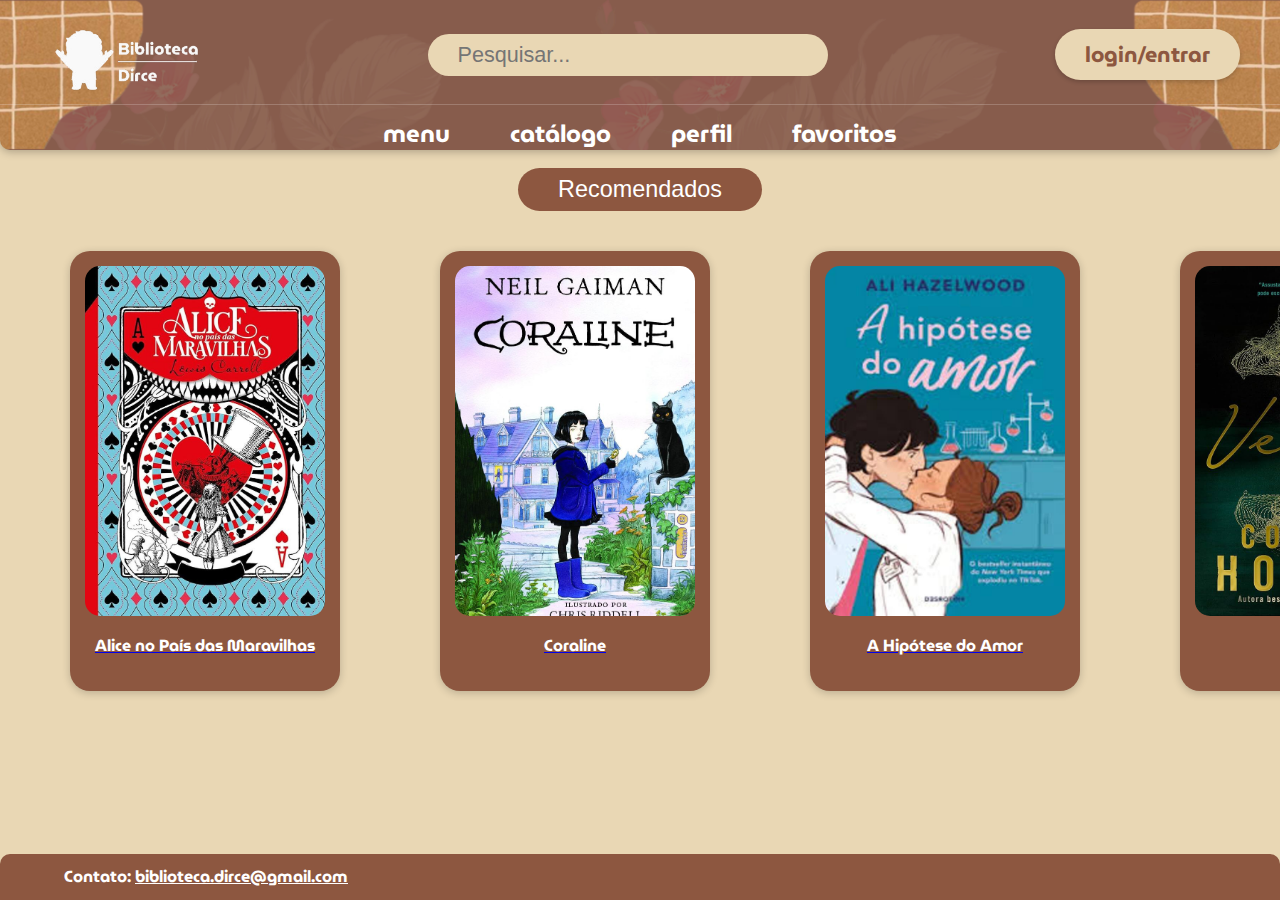
<file: index.html>
<!DOCTYPE html>
<html lang="pt-br">

<head>
    <meta charset="UTF-8" />
    <meta name="viewport" content="width=device-width, initial-scale=1" />
    <title>Biblioteca Dirce - Home</title>

    <link rel="stylesheet" href="style.css" />
    <link href="https://fonts.googleapis.com/css2?family=MuseoModerno:wght@400;700&display=swap" rel="stylesheet" />
    <script src="/login/login.js"></script>
</head>

<body>

    <div class="main-header-container">

        <!-- HEADER -->
        <header class="header">
            <img src="imagens/logo biblioteca.png" alt="logo" class="logo">

            <div class="header-elements">

                <div class="search-bar">
                    <input type="text" id="pesquisa" placeholder="Pesquisar..." />
                </div>

                <button class="btn-lupa">
                    <img src="/imagens/Lupa_pesquisa.png" alt="pesquisamobile" class="Lupa">
                </button>

                <div class="login">
                    <a href="/login/login.html">login/entrar</a>
                </div>

            </div>
        </header>

        <!-- MENU -->
        <nav class="navigation">
            <ul>
                <li><a href="/index.html">Menu</a></li>
                <li><a href="/catálogo/catalogo.html">Catálogo</a></li>
                <li><a href="/perfil/perfil.html">perfil</a></li>
                <li><a href="/favoritos/favoritos.html">favoritos</a></li>
            </ul>
        </nav>

    </div>


    <!-- CONTEÚDO PRINCIPAL -->
    <div class="main-content">
        <main>

            <section class="recomendados">

                <div class="recomendados-btn">
                    <button>Recomendados</button>
                </div>

                <div class="recomendados-livros">

                    <a href="/emprestimo/alice.html" class="livro-link">
                        <div class="livro" id="livro-1">
                            <img src="/livros/alice.jpg" alt="alice" />
                            <p>Alice no País das Maravilhas</p>
                        </div>
                    </a>

                    <a href="/emprestimo/empréstimo.html" class="livro-link">
                        <div class="livro" id="livro-2">
                            <img src="/livros/coraline.jpg" alt="coraline" />
                            <p>Coraline</p>
                        </div>
                    </a>

                    <a href="/emprestimo/hipotese.html" class="livro-link">
                        <div class="livro" id="livro-3">
                            <img src="/livros/a hipótese do amor.jpg" alt="a hipótese" />
                            <p>A Hipótese do Amor</p>
                        </div>
                    </a>

                    <a href="/emprestimo/verity.html" class="livro-link">
                        <div class="livro" id="livro-4">
                            <img src="/livros/verity.jpg" alt="verity" />
                            <p>Verity</p>
                        </div>
                    </a>

                    <a href="/emprestimo/sol.html" class="livro-link">
                        <div class="livro" id="livro-5">
                            <img src="/livros/sol da meia noite.jpg" alt="crepusculo" />
                            <p>Sol da Meia-Noite</p>
                        </div>
                    </a>

                </div>
            </section>

        </main>
    </div>

    <!-- RODAPÉ -->
    <footer class="rodape">
        <p>Contato: <a href="mailto:biblioteca.dirce@gmail.com">biblioteca.dirce@gmail.com</a></p>
    </footer>

</body>
</html>
</file>
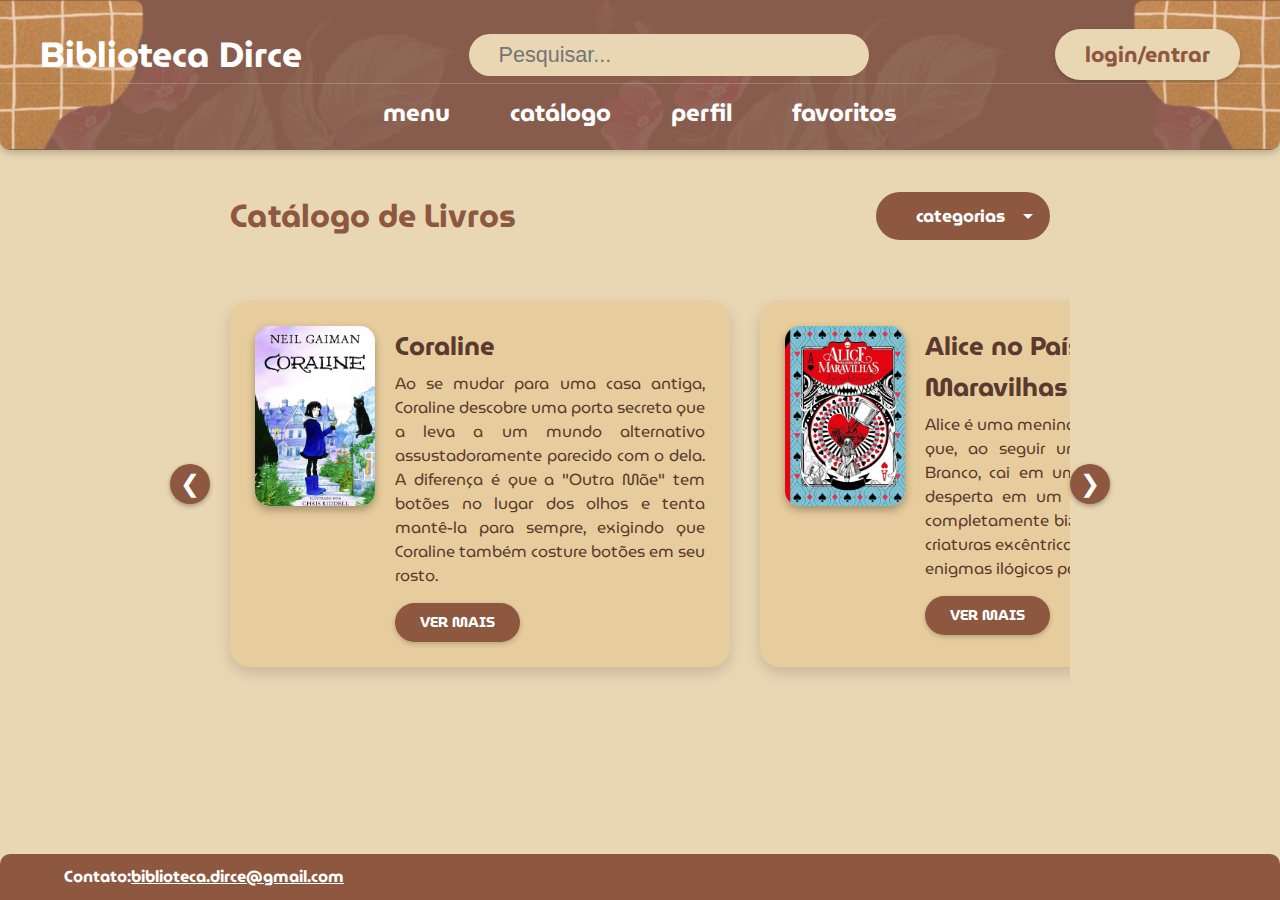
<file: catálogo/catalogo.html>
<!DOCTYPE html>
<html lang="pt-br">

<head>
    <meta charset="UTF-8" />
    <meta name="viewport" content="width=device-width, initial-scale=1" />
    <title>Biblioteca Dirce - Catálogo</title>
    <link rel="stylesheet" href="catalogo.css" /> 
    <link href="https://fonts.googleapis.com/css2?family=MuseoModerno:wght@400;700&display=swap" rel="stylesheet" />
</head>

<body>

    <div class="main-header-container">
        <header class="header">
            <h1>Biblioteca Dirce</h1>
            <div class="header-elements">
                <div class="search-bar">
                    <input type="text" placeholder="Pesquisar..." />
                </div>
                <div class="login">
                    <a href="/login/login.html">login/entrar</a>
                </div>
            </div>
        </header>

        <nav class="navigation">
            <ul>
                <li><a href="/index.html">Menu</a></li>
                <li><a href="/catálogo/catalogo.html">Catálogo</a></li>
                <li><a href="/perfil/perfil.html">perfil</a></li>
                <li><a href="/favoritos/favoritos.html">favoritos</a></li>
            </ul>
        </nav>
    </div>

    <main class="main-content">
        
        <div class="topo-catalogo">
            <h2>Catálogo de Livros</h2>
            <select id="filtro-categorias" class="btn-categorias" onchange="filtrarLivros()">
                <option value="todos">categorias</option>
                <option value="fantasia">fantasia</option>
                <option value="romance">romance</option>
                <option value="ficcao">ficção</option>
                <option value="suspense">suspense</option>
            </select>
        </div>

        <section class="carousel-section">
            
            <button class="arrow prev-arrow" onclick="scrollCarousel(-1)">&#10094;</button>
            
            <div class="livros-catalogo-carrossel" id="livros-carrossel">

                <div class="livros-item fantasia">
                    <img src="/livros/coraline.jpg" alt="Capa Coraline" class="livros-capa">
                    <div class="livros-info">
                        <h2>Coraline</h2>
                        <p>Ao se mudar para uma casa antiga, Coraline descobre uma porta secreta que a leva a um mundo alternativo assustadoramente parecido com o dela. A diferença é que a "Outra Mãe" tem botões no lugar dos olhos e tenta mantê-la para sempre, exigindo que Coraline também costure botões em seu rosto.</p>
                        <a href="/emprestimo/empréstimo.html" class="botao-vermais">Ver mais</a>
                    </div>
                </div>

                <div class="livros-item fantasia">
                    <img src="/livros/alice.jpg" alt="Capa Alice no País das Maravilhas" class="livros-capa">
                    <div class="livros-info">
                        <h2>Alice no País das Maravilhas</h2>
                        <p>Alice é uma menina curiosa e sonhadora que, ao seguir um apressado Coelho Branco, cai em um buraco profundo e desperta em um País das Maravilhas completamente bizarro. Lá, ela encontra criaturas excêntricas e precisa desvendar enigmas ilógicos para voltar para casa.</p>
                        <a href="/emprestimo/alice.html" class="botao-vermais">Ver mais</a>
                    </div>
                </div>

                <div class="livros-item suspense">
                    <img src="/livros/verity.jpg" alt="Capa Verity" class="livros-capa">
                    <div class="livros-info">
                        <h2>Verity</h2>
                        <p>Lowen Ashleigh, uma escritora com problemas financeiros, aceita a proposta de Jeremy Crawford para finalizar a série de livros de sua esposa, Verity, que ficou incapacitada. Ao vasculhar os manuscritos, Lowen encontra uma autobiografia secreta que revela aterrorizantes confissões e segredos de família.</p>
                        <a href="/emprestimo/verity.html" class="botao-vermais">Ver mais</a>
                    </div>
                </div>

                <div class="livros-item fantasia romance">
                    <img src="/livros/sol da meia noite.jpg" alt="skin of a killer" class="livros-capa">
                    <div class="livros-info">
                        <h2>Sol da Meia Noite</h2>
                        <p>Em "Sol da Meia-Noite", a história de Crepúsculo é contada sob a perspectiva de Edward Cullen. Aqui, o leitor mergulha na mente de um vampiro dividido entre o amor e o instinto, lutando contra o desejo incontrolável pelo sangue — e pela alma — de Bella Swan.</p>
                        <a href="/emprestimo/sol.html" class="botao-vermais">Ver mais</a>
                    </div>
                </div>
                
                <div class="livros-item ficcao">
                    <img src="/livros/batman.jpg" alt="Capa Absolute Batman" class="livros-capa">
                    <div class="livros-info">
                        <h2>Absolute Batman</h2>
                        <p>Uma coleção definitiva das HQs mais aclamadas do Cavaleiro das Trevas. A trama mergulha na mente complexa do Batman, explorando suas origens, seus confrontos com os vilões mais icônicos de Gotham e as questões morais que definem a sua luta por justiça.</p>
                        <a href="/emprestimo/batman.html" class="botao-vermais">Ver mais</a>
                    </div>
                </div>

                <div class="livros-item ficcao">
                    <img src="/livros/nada de novo no front.jpg" alt=" Nada de Novo no Front" class="livros-capa">
                    <div class="livros-info">
                        <h2>Nada de Novo no Front</h2>
                        <p>Paul Bäumer se alista no exército alemão com seus colegas de escola. A euforia patriótica se transforma em desespero ao enfrentar os horrores ininterruptos das trincheiras da Primeira Guerra Mundial, onde a luta pela sobrevivência destrói a juventude e a inocidade.</p>
                        <a href="/emprestimo/nada.html" class="botao-vermais">Ver mais</a>
                    </div>
                </div>

                <div class="livros-item ficcao">
                    <img src="/livros/a metamorfose.jpg" alt="Metamorfose" class="livros-capa">
                    <div class="livros-info">
                        <h2>A Metamorfose</h2>
                        <p>Certa manhã, Gregor Samsa, um caixeiro-viajante, acorda transformado em um inseto gigantesco e repugnante. A história acompanha a decadência física e mental de Gregor, enquanto sua família lida com o horror da sua nova condição e o peso da perda do seu sustento.</p>
                        <a href="/emprestimo/metamorfose.html" class="botao-vermais">Ver mais</a>
                    </div>
                </div>

                <div class="livros-item romance">
                    <img src="/livros/noites brancas.jpg" alt="noites brancas" class="livros-capa">
                    <div class="livros-info">
                        <h2>Noites Brancas</h2>
                        <p>Passada em São Petersburgo, esta é a história de um narrador solitário que, durante quatro noites mágicas de verão, encontra a jovem Nástienka em uma ponte. O romance explora a beleza dos encontros fugazes e a dor da solidão, questionando a diferença entre o sonho e a realidade do amor.</p>
                        <a href="/emprestimo/noites.html" class="botao-vermais">Ver mais</a>
                    </div>
                </div>

                <div class="livros-item romance">
                    <img src="/livros/a hipótese do amor.jpg" alt="hipótese" class="livros-capa">
                    <div class="livros-info">
                        <h2>A Hipótese do Amor</h2>
                        <p>Olive Smith, aluna de PhD, precisa convencer sua melhor amiga de que está namorando. Ela beija Adam Carlsen, um professor rabugento conhecido por ser inacessível, e inicia uma "hipótese de namoro" que rapidamente se desenvolve para algo mais sério e inesperado.</p>
                        <a href="/emprestimo/hipotese.html" class="botao-vermais">Ver mais</a>
                    </div>
                </div>
                
                <div class="livros-item fantasia suspense">
                    <img src="/livros/dracula.jpg" alt="drácula" class="livros-capa">
                    <div class="livros-info">
                        <h2>Drácula</h2>
                        <p>O jovem advogado Jonathan Harker viaja para o Castelo de Drácula, na Transilvânia, para fechar um negócio imobiliário. Logo ele percebe que está em perigo e que seu cliente, o misterioso Conde Drácula, planeja se mudar para Londres para espalhar seu terror e sede de sangue pelo mundo moderno.</p>
                        <a href="/emprestimo/dracula.html" class="botao-vermais">Ver mais</a>
                    </div>
                </div>
                
            </div>
            
            <button class="arrow next-arrow" onclick="scrollCarousel(1)">&#10095;</button>
        </section>

    </main>

    <footer class="rodape">
        <p>Contato:<a href="mailto:biblioteca.dirce@gmail.com">biblioteca.dirce@gmail.com</a></p>
    </footer>

    <script>
        function scrollCarousel(direction) {
            const carousel = document.getElementById('livros-carrossel');
            // 550px é a largura de um card + margem, para rolar um de cada vez
            const scrollAmount = 550; 
            
            carousel.scrollBy({
                left: direction * scrollAmount,
                behavior: 'smooth'
            });
        }
        
        function filtrarLivros() {
            const filtro = document.getElementById('filtro-categorias').value;
            const livros = document.querySelectorAll('.livros-catalogo-carrossel .livros-item');

            livros.forEach(livro => {
                // Checa se o filtro é 'todos' OU se o livro possui a classe do filtro
                // Note que alguns livros possuem duas classes (ex: fantasia romance)
                if (filtro === 'todos' || livro.classList.contains(filtro)) {
                    livro.style.display = 'flex'; // Mostra o livro
                } else {
                    livro.style.display = 'none'; // Esconde o livro
                }
            });
            
            // Volta o carrossel para o início após a filtragem.
            document.getElementById('livros-carrossel').scrollTo(0, 0); 
        }
        
        // Inicializa o filtro ao carregar a página
        window.onload = filtrarLivros;
    </script>
</body>

</html>
</file>
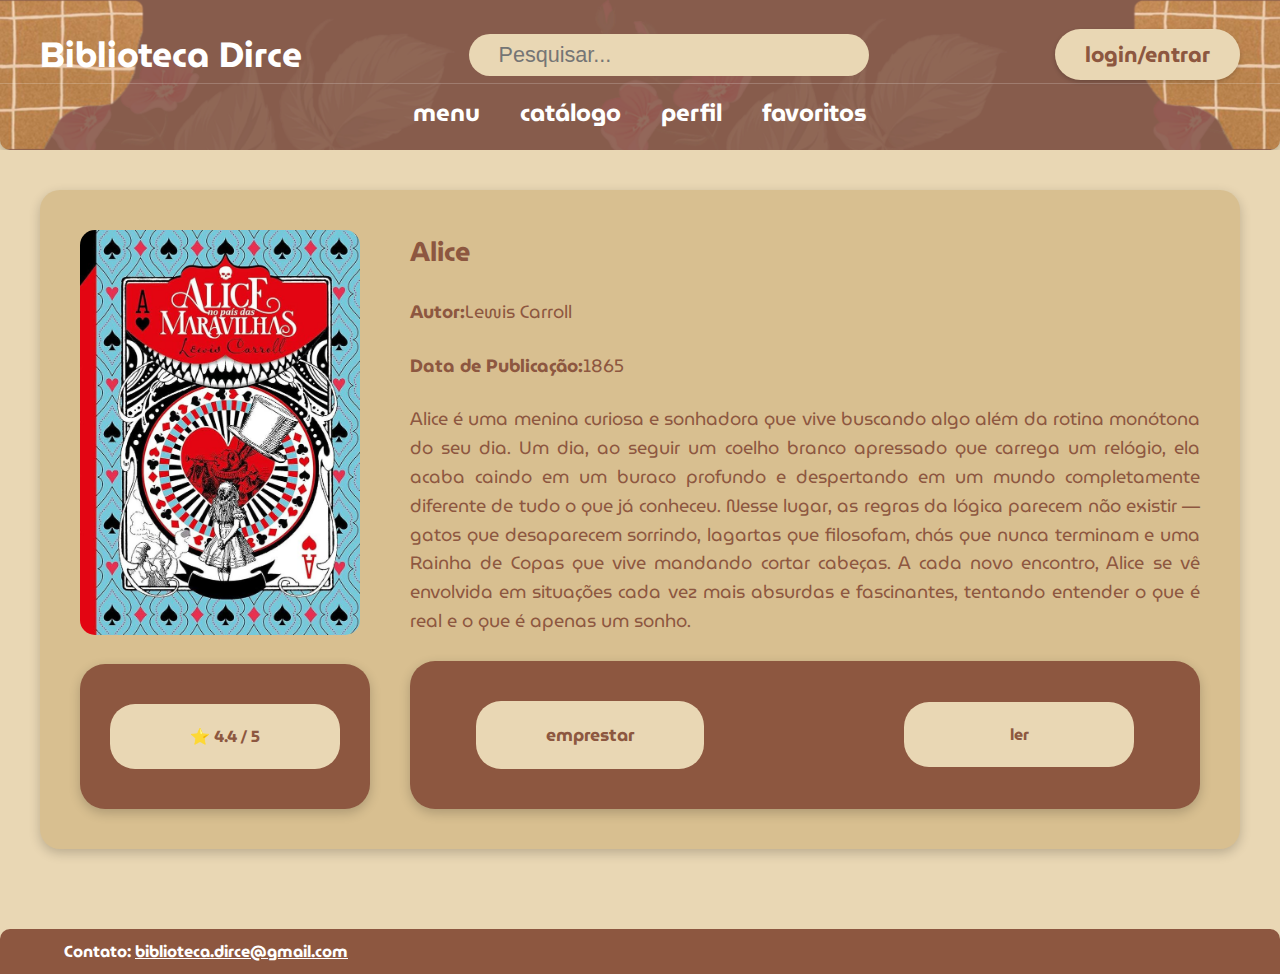
<file: emprestimo/alice.html>
<!DOCTYPE html>
<html lang="pt-br">

<head>
    <meta charset="UTF-8" />
    <meta name="viewport" content="width=device-width, initial-scale=1" />
    <title>Biblioteca Dirce - Empréstimo</title>
    <link rel="stylesheet" href="empréstimo.css" />
    <link href="https://fonts.googleapis.com/css2?family=MuseoModerno:wght@400;700&display=swap" rel="stylesheet" />
</head>

<body>
    <!-- HEADER -->
    <div class="main-header-container">
        <header class="header">
            <h1>Biblioteca Dirce</h1>
            <div class="header-elements">
                <div class="search-bar">
                    <input type="text" id="pesquisa" placeholder="Pesquisar..." />
                </div>
                <div class="login">
                    <a href="/login/login.html">login/entrar</a>
                </div>
            </div>
        </header>

        <nav class="navigation">
            <ul>
                <li><a href="/index.html">Menu</a></li>
                <li><a href="/catálogo/catalogo.html">Catálogo</a></li>
                <li><a href="/perfil/perfil.html">perfil</a></li>
                <li><a href="/favoritos/favoritos.html">favoritos</a></li>
            </ul>
        </nav>
    </div>

    <!-- CONTEÚDO PRINCIPAL -->
    <main>
        <section class="emprestimo-page">
            <div class="livro-card">
                <!-- Lado esquerdo: capa + comentários -->
                <div class="lado-esquerdo">
                    <img src="/livros/alice.jpg" alt="alice" class="livro-img">

                    <div class="lado-esquerdo-inferior">
                        <div class="botoes-container">
                            <button class="btn-avaliação">
                                ⭐ 4.4 / 5
                            </button>
                        </div>

                    </div>
                </div>

                <!-- Lado direito: descrição + botões -->
                <div class="livro-info">
                    <h2 class="titulo-livro">Alice</h2>
                    <p class="autor"><strong>Autor:</strong>Lewis Carroll</p>
                    <p class="publicacao"><strong>Data de Publicação:</strong>1865</p>
                    <p class="descricao">
                        Alice é uma menina curiosa e sonhadora que vive buscando algo além da rotina monótona do seu
                        dia. Um dia, ao seguir um coelho branco apressado que carrega um relógio, ela acaba caindo em um
                        buraco profundo e despertando em um mundo completamente diferente de tudo o que já conheceu.
                        Nesse lugar, as regras da lógica parecem não existir — gatos que desaparecem sorrindo, lagartas
                        que filosofam, chás que nunca terminam e uma Rainha de Copas que vive mandando cortar cabeças. A
                        cada novo encontro, Alice se vê envolvida em situações cada vez mais absurdas e fascinantes,
                        tentando entender o que é real e o que é apenas um sonho.
                    </p>

                    <!-- Retângulo marrom com botões -->
                    <div class="botoes-container">
                        <button class="btn-emprestar">emprestar</button>
                        <button class="btn-ler">ler</button>
                    </div>
                </div>
            </div>
        </section>

        <!-- Modal de empréstimo -->
        <div class="modal-emprestimo">
            <div class="modal-conteudo">
                <span class="fechar">&times;</span>
                <h2>Coraline</h2>
                <p><strong>Autor:</strong> Neil Gaiman</p>
                <p><strong>Data de publicação:</strong> 2 de julho de 2002</p>
                <p><strong>Descrição:</strong> Coraline é uma novela fantástica de terror do autor britânico Neil
                    Gaiman.</p>
                <p><strong>Data de empréstimo:</strong> 21/10/2025</p>
                <p><strong>Data de devolução:</strong> 28/10/2025</p>
            </div>
        </div>
    </main>

    <!-- RODAPÉ -->
    <footer class="rodape">
        <p>Contato: <a href="mailto:biblioteca.dirce@gmail.com">biblioteca.dirce@gmail.com</a></p>
    </footer>
</body>

</html>
</file>
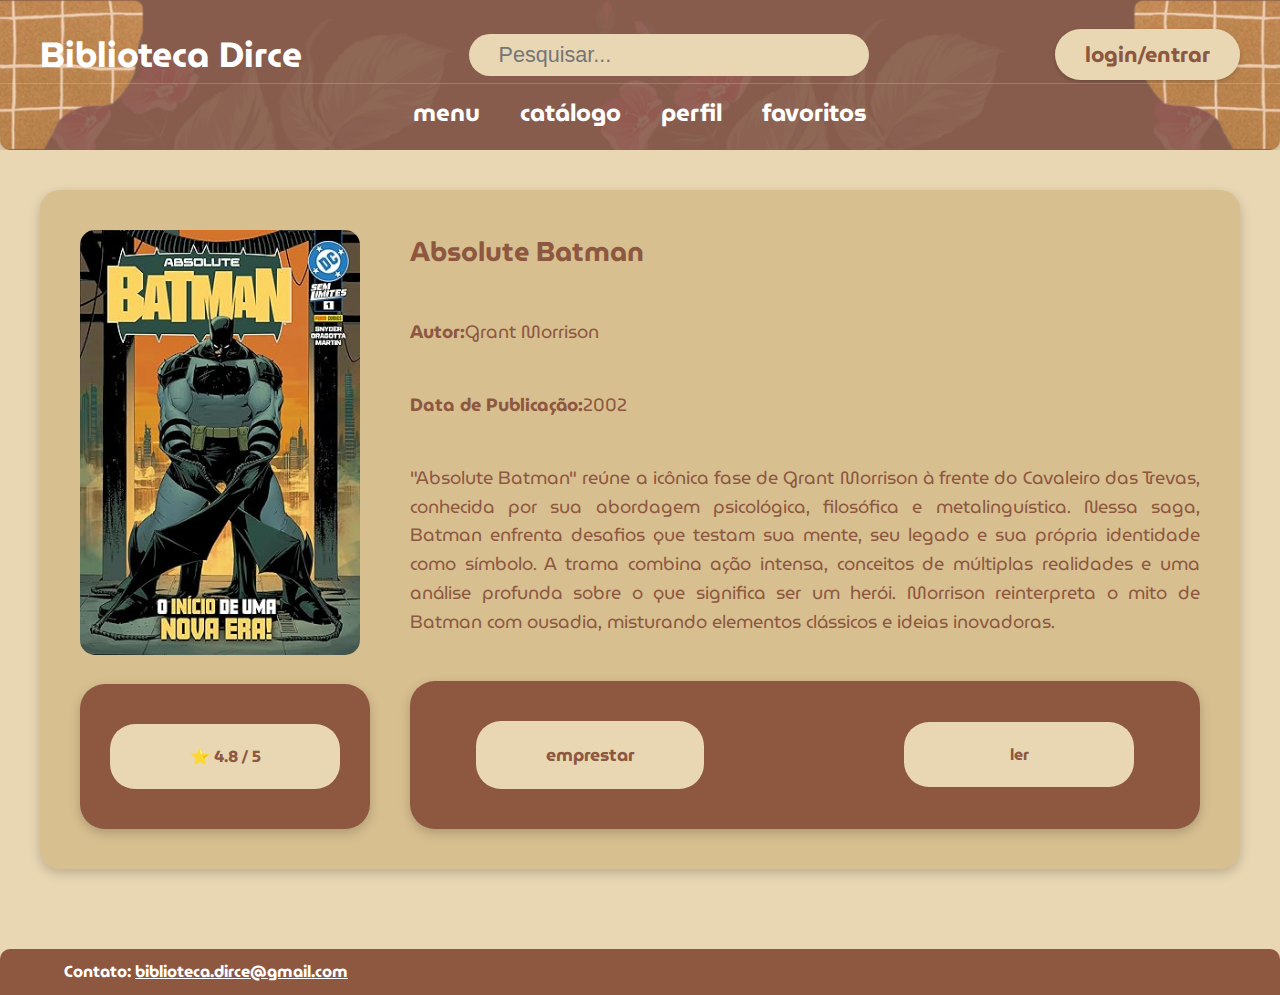
<file: emprestimo/batman.html>
<!DOCTYPE html>
<html lang="pt-br">

<head>
    <meta charset="UTF-8" />
    <meta name="viewport" content="width=device-width, initial-scale=1" />
    <title>Biblioteca Dirce - Empréstimo</title>
    <link rel="stylesheet" href="empréstimo.css" />
    <link href="https://fonts.googleapis.com/css2?family=MuseoModerno:wght@400;700&display=swap" rel="stylesheet" />
</head>

<body>
    <!-- HEADER -->
    <div class="main-header-container">
        <header class="header">
            <h1>Biblioteca Dirce</h1>
            <div class="header-elements">
                <div class="search-bar">
                    <input type="text" id="pesquisa" placeholder="Pesquisar..." />
                </div>
                <div class="login">
                    <a href="/login/login.html">login/entrar</a>
                </div>
            </div>
        </header>

        <nav class="navigation">
            <ul>
                <li><a href="/index.html">Menu</a></li>
                <li><a href="/catálogo/catalogo.html">Catálogo</a></li>
                <li><a href="/perfil/perfil.html">perfil</a></li>
                <li><a href="/favoritos/favoritos.html">favoritos</a></li>
            </ul>
        </nav>
    </div>

    <!-- CONTEÚDO PRINCIPAL -->
    <main>
        <section class="emprestimo-page">
            <div class="livro-card">
                <!-- Lado esquerdo: capa + comentários -->
                <div class="lado-esquerdo">
                    <img src="/livros/batman.jpg" alt="batman" class="livro-img">

                    <div class="lado-esquerdo-inferior">
                        <div class="botoes-container">
                            <button class="btn-avaliação">
                                ⭐ 4.8 / 5
                            </button>
                        </div>

                    </div>
                </div>

                <!-- Lado direito: descrição + botões -->
                <div class="livro-info">
                    <h2 class="titulo-livro">Absolute Batman</h2>
                    <p class="autor"><strong>Autor:</strong>Grant Morrison</p>
                    <p class="publicacao"><strong>Data de Publicação:</strong>2002</p>
                    <p class="descricao">
                        "Absolute Batman" reúne a icônica fase de Grant Morrison à frente do Cavaleiro das Trevas,
                        conhecida por sua abordagem psicológica, filosófica e metalinguística. Nessa saga, Batman
                        enfrenta desafios que testam sua mente, seu legado e sua própria identidade como símbolo. A
                        trama combina ação intensa, conceitos de múltiplas realidades e uma análise profunda sobre o que
                        significa ser um herói. Morrison reinterpreta o mito de Batman com ousadia, misturando elementos
                        clássicos e ideias inovadoras.
                    </p>

                    <!-- Retângulo marrom com botões -->
                    <div class="botoes-container">
                        <button class="btn-emprestar">emprestar</button>
                        <button class="btn-ler">ler</button>
                    </div>
                </div>
            </div>
        </section>

        <!-- Modal de empréstimo -->
        <div class="modal-emprestimo">
            <div class="modal-conteudo">
                <span class="fechar">&times;</span>
                <h2>Coraline</h2>
                <p><strong>Autor:</strong> Neil Gaiman</p>
                <p><strong>Data de publicação:</strong> 2 de julho de 2002</p>
                <p><strong>Descrição:</strong> Coraline é uma novela fantástica de terror do autor britânico Neil
                    Gaiman.</p>
                <p><strong>Data de empréstimo:</strong> 21/10/2025</p>
                <p><strong>Data de devolução:</strong> 28/10/2025</p>
            </div>
        </div>
    </main>

    <!-- RODAPÉ -->
    <footer class="rodape">
        <p>Contato: <a href="mailto:biblioteca.dirce@gmail.com">biblioteca.dirce@gmail.com</a></p>
    </footer>
</body>

</html>
</file>
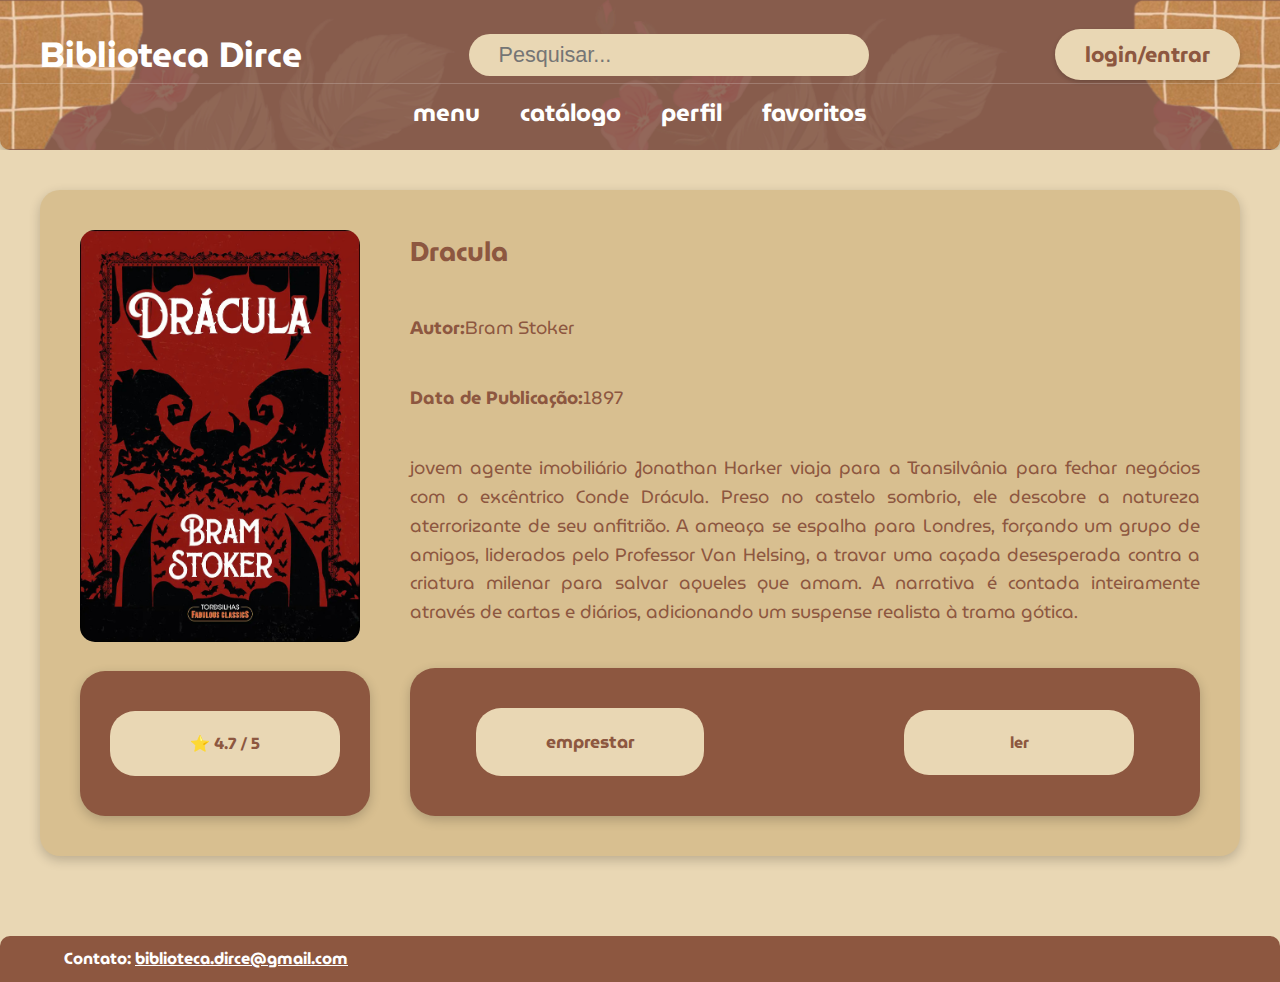
<file: emprestimo/dracula.html>
<!DOCTYPE html>
<html lang="pt-br">

<head>
    <meta charset="UTF-8" />
    <meta name="viewport" content="width=device-width, initial-scale=1" />
    <title>Biblioteca Dirce - Empréstimo</title>
    <link rel="stylesheet" href="empréstimo.css" />
    <link href="https://fonts.googleapis.com/css2?family=MuseoModerno:wght@400;700&display=swap" rel="stylesheet" />
</head>

<body>
    <!-- HEADER -->
    <div class="main-header-container">
        <header class="header">
            <h1>Biblioteca Dirce</h1>
            <div class="header-elements">
                <div class="search-bar">
                    <input type="text" id="pesquisa" placeholder="Pesquisar..." />
                </div>
                <div class="login">
                    <a href="/login/login.html">login/entrar</a>
                </div>
            </div>
        </header>

        <nav class="navigation">
            <ul>
                <li><a href="/index.html">Menu</a></li>
                <li><a href="/catálogo/catalogo.html">Catálogo</a></li>
                <li><a href="/perfil/perfil.html">perfil</a></li>
                <li><a href="/favoritos/favoritos.html">favoritos</a></li>
            </ul>
        </nav>
    </div>

    <!-- CONTEÚDO PRINCIPAL -->
    <main>
        <section class="emprestimo-page">
            <div class="livro-card">
                <!-- Lado esquerdo: capa + comentários -->
                <div class="lado-esquerdo">
                    <img src="/livros/dracula.jpg" alt="dracula" class="livro-img">

                    <div class="lado-esquerdo-inferior">
                        <div class="botoes-container">
                            <button class="btn-avaliação">
                                ⭐ 4.7 / 5
                            </button>
                        </div>

                    </div>
                </div>

                <!-- Lado direito: descrição + botões -->
                <div class="livro-info">
                    <h2 class="titulo-livro">Dracula</h2>
                    <p class="autor"><strong>Autor:</strong>Bram Stoker</p>
                    <p class="publicacao"><strong>Data de Publicação:</strong>1897</p>
                    <p class="descricao">
                        jovem agente imobiliário Jonathan Harker viaja para a Transilvânia para fechar negócios com o
                        excêntrico Conde Drácula. Preso no castelo sombrio, ele descobre a natureza aterrorizante de seu
                        anfitrião. A ameaça se espalha para Londres, forçando um grupo de amigos, liderados pelo
                        Professor Van Helsing, a travar uma caçada desesperada contra a criatura milenar para salvar
                        aqueles que amam. A narrativa é contada inteiramente através de cartas e diários, adicionando um
                        suspense realista à trama gótica.
                    </p>

                    <!-- Retângulo marrom com botões -->
                    <div class="botoes-container">
                        <button class="btn-emprestar">emprestar</button>
                        <button class="btn-ler">ler</button>
                    </div>
                </div>
            </div>
        </section>

        <!-- Modal de empréstimo -->
        <div class="modal-emprestimo">
            <div class="modal-conteudo">
                <span class="fechar">&times;</span>
                <h2>Dracuka</h2>
                <p><strong>Autor:</strong> Neil Gaiman</p>
                <p><strong>Data de publicação:</strong> 2 de julho de 2002</p>
                <p><strong>Descrição:</strong> Coraline é uma novela fantástica de terror do autor britânico Neil
                    Gaiman.</p>
                <p><strong>Data de empréstimo:</strong> 21/10/2025</p>
                <p><strong>Data de devolução:</strong> 28/10/2025</p>
            </div>
        </div>
    </main>

    <!-- RODAPÉ -->
    <footer class="rodape">
        <p>Contato: <a href="mailto:biblioteca.dirce@gmail.com">biblioteca.dirce@gmail.com</a></p>
    </footer>
</body>

</html>
</file>
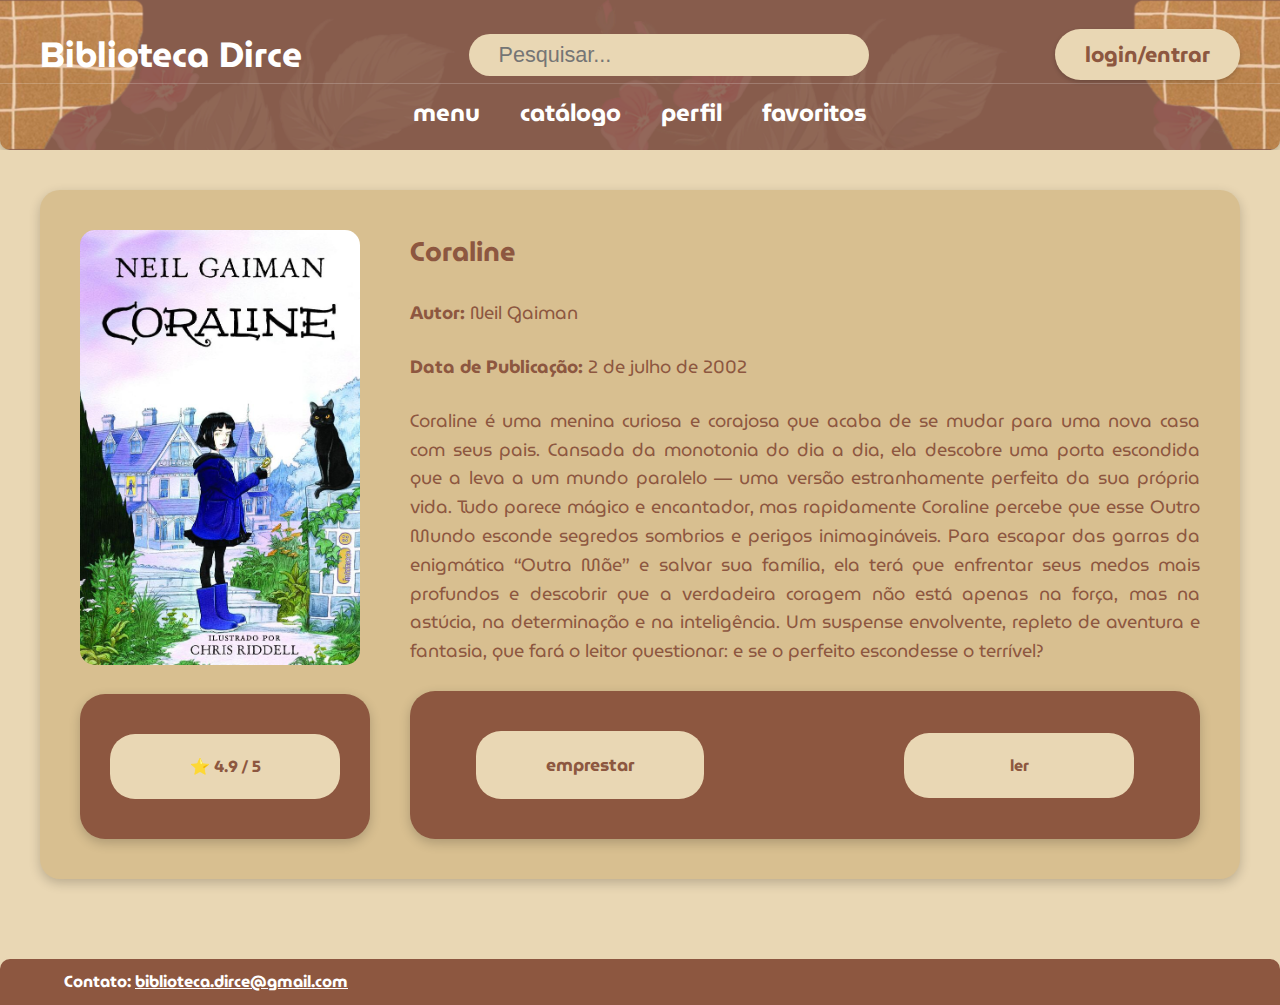
<file: emprestimo/empréstimo.html>
<!DOCTYPE html>
<html lang="pt-br">

<head>
    <meta charset="UTF-8" />
    <meta name="viewport" content="width=device-width, initial-scale=1" />
    <title>Biblioteca Dirce - Empréstimo</title>
    <link rel="stylesheet" href="empréstimo.css" />
    <link href="https://fonts.googleapis.com/css2?family=MuseoModerno:wght@400;700&display=swap" rel="stylesheet" />
</head>

<body>
    <!-- HEADER -->
    <div class="main-header-container">
        <header class="header">
            <h1>Biblioteca Dirce</h1>
            <div class="header-elements">
                <div class="search-bar">
                    <input type="text" id="pesquisa" placeholder="Pesquisar..." />
                </div>
                <div class="login">
                    <a href="/login/login.html">login/entrar</a>
                </div>
            </div>
        </header>

        <nav class="navigation">
            <ul>
                <li><a href="/index.html">Menu</a></li>
                <li><a href="/catálogo/catalogo.html">Catálogo</a></li>
                <li><a href="/perfil/perfil.html">perfil</a></li>
                <li><a href="/favoritos/favoritos.html">favoritos</a></li>
            </ul>
        </nav>
    </div>

    <!-- CONTEÚDO PRINCIPAL -->
    <main>
        <section class="emprestimo-page">
            <div class="livro-card">
                <!-- Lado esquerdo: capa + comentários -->
                <div class="lado-esquerdo">
                    <img src="/livros/coraline.jpg" alt="Capa do livro Coraline" class="livro-img">

                    <div class="lado-esquerdo-inferior">
                        <div class="botoes-container">
                            <button class="btn-avaliação">
                                ⭐ 4.9 / 5
                            </button>
                        </div>

                    </div>
                </div>

                <!-- Lado direito: descrição + botões -->
                <div class="livro-info">
                    <h2 class="titulo-livro">Coraline</h2>
                    <p class="autor"><strong>Autor:</strong> Neil Gaiman</p>
                    <p class="publicacao"><strong>Data de Publicação:</strong> 2 de julho de 2002</p>
                    <p class="descricao">
                        Coraline é uma menina curiosa e corajosa que acaba de se mudar para uma nova casa com seus pais.
                        Cansada da monotonia do dia a dia, ela descobre uma porta escondida que a leva a um mundo
                        paralelo — uma versão estranhamente perfeita da sua própria vida. Tudo parece mágico e
                        encantador, mas rapidamente Coraline percebe que esse Outro Mundo esconde segredos sombrios e
                        perigos inimagináveis. Para escapar das garras da enigmática “Outra Mãe” e salvar sua família,
                        ela terá que enfrentar seus medos mais profundos e descobrir que a verdadeira coragem não está
                        apenas na força, mas na astúcia, na determinação e na inteligência. Um suspense envolvente,
                        repleto de aventura e fantasia, que fará o leitor questionar: e se o perfeito escondesse o
                        terrível?
                    </p>
                    

                    <!-- Retângulo marrom com botões -->
                    <div class="botoes-container">
                        <button class="btn-emprestar">emprestar</button>
                        <button class="btn-ler">ler</button>
                    </div>
                </div>
            </div>
        </section>

        <!-- Modal de empréstimo -->
        <div class="modal-emprestimo">
            <div class="modal-conteudo">
                <span class="fechar">&times;</span>
                <h2>Coraline</h2>
                <p><strong>Autor:</strong> Neil Gaiman</p>
                <p><strong>Data de publicação:</strong> 2 de julho de 2002</p>
                <p><strong>Descrição:</strong> Coraline é uma novela fantástica de terror do autor britânico Neil
                    Gaiman.</p>
                <p><strong>Data de empréstimo:</strong> 21/10/2025</p>
                <p><strong>Data de devolução:</strong> 28/10/2025</p>
            </div>
        </div>
    </main>

    <!-- RODAPÉ -->
    <footer class="rodape">
        <p>Contato: <a href="mailto:biblioteca.dirce@gmail.com">biblioteca.dirce@gmail.com</a></p>
    </footer>
</body>

</html>
</file>
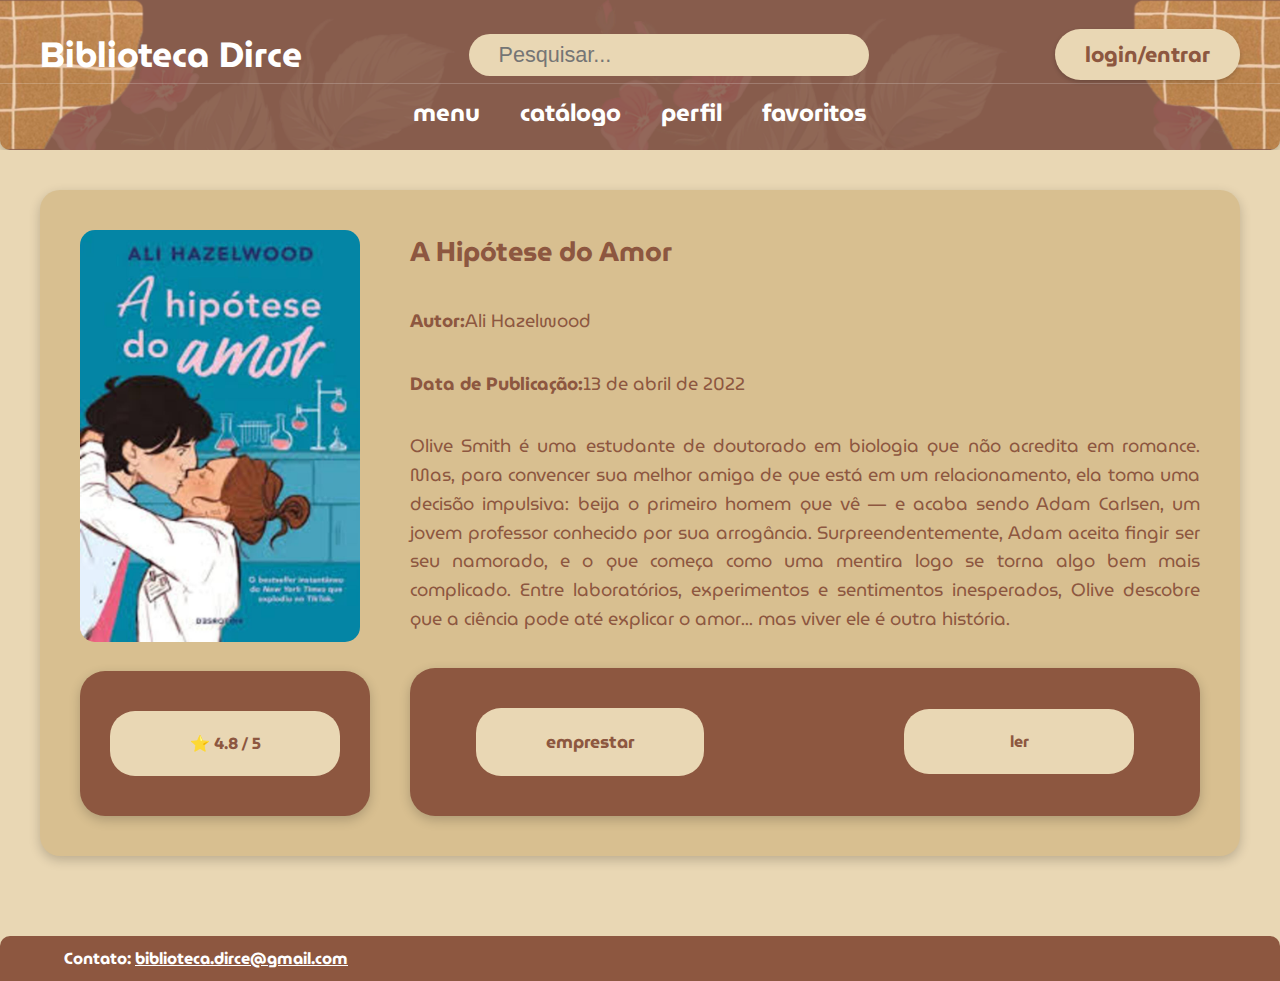
<file: emprestimo/hipotese.html>
<!DOCTYPE html>
<html lang="pt-br">

<head>
    <meta charset="UTF-8" />
    <meta name="viewport" content="width=device-width, initial-scale=1" />
    <title>Biblioteca Dirce - Empréstimo</title>
    <link rel="stylesheet" href="empréstimo.css" />
    <link href="https://fonts.googleapis.com/css2?family=MuseoModerno:wght@400;700&display=swap" rel="stylesheet" />
</head>

<body>
    <!-- HEADER -->
    <div class="main-header-container">
        <header class="header">
            <h1>Biblioteca Dirce</h1>
            <div class="header-elements">
                <div class="search-bar">
                    <input type="text" id="pesquisa" placeholder="Pesquisar..." />
                </div>
                <div class="login">
                    <a href="/login/login.html">login/entrar</a>
                </div>
            </div>
        </header>

        <nav class="navigation">
            <ul>
                <li><a href="/index.html">Menu</a></li>
                <li><a href="/catálogo/catalogo.html">Catálogo</a></li>
                <li><a href="/perfil/perfil.html">perfil</a></li>
                <li><a href="/favoritos/favoritos.html">favoritos</a></li>
            </ul>
        </nav>
    </div>

    <!-- CONTEÚDO PRINCIPAL -->
    <main>
        <section class="emprestimo-page">
            <div class="livro-card">
                <!-- Lado esquerdo: capa + comentários -->
                <div class="lado-esquerdo">
                    <img src="/livros/a hipótese do amor.jpg" alt="hipotese" class="livro-img">

                    <div class="lado-esquerdo-inferior">
                        <div class="botoes-container">
                            <button class="btn-avaliação">
                                ⭐ 4.8 / 5
                            </button>
                        </div>

                    </div>
                </div>

                <!-- Lado direito: descrição + botões -->
                <div class="livro-info">
                    <h2 class="titulo-livro">A Hipótese do Amor</h2>
                    <p class="autor"><strong>Autor:</strong>Ali Hazelwood</p>
                    <p class="publicacao"><strong>Data de Publicação:</strong>13 de abril de 2022</p>
                    <p class="descricao">
                        Olive Smith é uma estudante de doutorado em biologia que não acredita em romance.
                        Mas, para convencer sua melhor amiga de que está em um relacionamento, ela toma uma decisão
                        impulsiva: beija o primeiro homem que vê — e acaba sendo Adam Carlsen, um jovem professor
                        conhecido por sua arrogância.
                        Surpreendentemente, Adam aceita fingir ser seu namorado, e o que começa como uma mentira logo se
                        torna algo bem mais complicado.
                        Entre laboratórios, experimentos e sentimentos inesperados, Olive descobre que a ciência pode
                        até explicar o amor... mas viver ele é outra história.
                    </p>

                    <!-- Retângulo marrom com botões -->
                    <div class="botoes-container">
                        <button class="btn-emprestar">emprestar</button>
                        <button class="btn-ler">ler</button>
                    </div>
                </div>
            </div>
        </section>
    </main>

    <!-- RODAPÉ -->
    <footer class="rodape">
        <p>Contato: <a href="mailto:biblioteca.dirce@gmail.com">biblioteca.dirce@gmail.com</a></p>
    </footer>
</body>

</html>
</file>
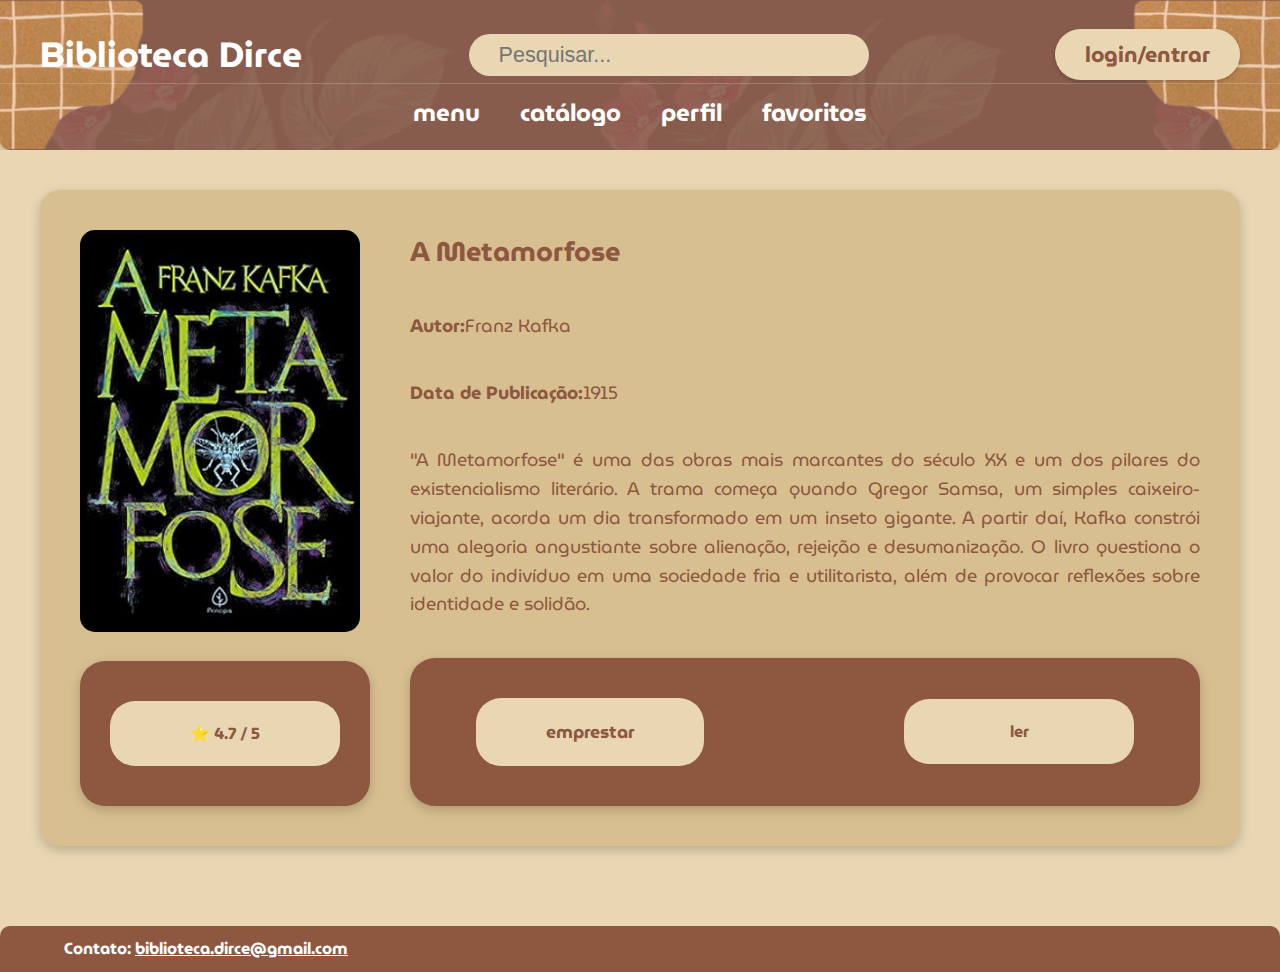
<file: emprestimo/metamorfose.html>
<!DOCTYPE html>
<html lang="pt-br">

<head>
    <meta charset="UTF-8" />
    <meta name="viewport" content="width=device-width, initial-scale=1" />
    <title>Biblioteca Dirce - Empréstimo</title>
    <link rel="stylesheet" href="empréstimo.css" />
    <link href="https://fonts.googleapis.com/css2?family=MuseoModerno:wght@400;700&display=swap" rel="stylesheet" />
</head>

<body>
    <!-- HEADER -->
    <div class="main-header-container">
        <header class="header">
            <h1>Biblioteca Dirce</h1>
            <div class="header-elements">
                <div class="search-bar">
                    <input type="text" id="pesquisa" placeholder="Pesquisar..." />
                </div>
                <div class="login">
                    <a href="/login/login.html">login/entrar</a>
                </div>
            </div>
        </header>

        <nav class="navigation">
            <ul>
                <li><a href="/index.html">Menu</a></li>
                <li><a href="/catálogo/catalogo.html">Catálogo</a></li>
                <li><a href="/perfil/perfil.html">perfil</a></li>
                <li><a href="/favoritos/favoritos.html">favoritos</a></li>
            </ul>
        </nav>
    </div>

    <!-- CONTEÚDO PRINCIPAL -->
    <main>
        <section class="emprestimo-page">
            <div class="livro-card">
                <!-- Lado esquerdo: capa + comentários -->
                <div class="lado-esquerdo">
                    <img src="/livros/a metamorfose.jpg" alt="metamorfose" class="livro-img">

                    <div class="lado-esquerdo-inferior">
                        <div class="botoes-container">
                            <button class="btn-avaliação">
                                ⭐ 4.7 / 5
                            </button>
                        </div>

                    </div>
                </div>

                <!-- Lado direito: descrição + botões -->
                <div class="livro-info">
                    <h2 class="titulo-livro">A Metamorfose</h2>
                    <p class="autor"><strong>Autor:</strong>Franz Kafka</p>
                    <p class="publicacao"><strong>Data de Publicação:</strong>1915</p>
                    <p class="descricao">
                        "A Metamorfose" é uma das obras mais marcantes do século XX e um dos pilares do existencialismo
                        literário. A trama começa quando Gregor Samsa, um simples caixeiro-viajante, acorda um dia
                        transformado em um inseto gigante. A partir daí, Kafka constrói uma alegoria angustiante sobre
                        alienação, rejeição e desumanização. O livro questiona o valor do indivíduo em uma sociedade
                        fria e utilitarista, além de provocar reflexões sobre identidade e solidão.
                    </p>

                    <!-- Retângulo marrom com botões -->
                    <div class="botoes-container">
                        <button class="btn-emprestar">emprestar</button>
                        <button class="btn-ler">ler</button>
                    </div>
                </div>
            </div>
        </section>

        <!-- Modal de empréstimo -->
        <div class="modal-emprestimo">
            <div class="modal-conteudo">
                <span class="fechar">&times;</span>
                <h2>Coraline</h2>
                <p><strong>Autor:</strong> Neil Gaiman</p>
                <p><strong>Data de publicação:</strong> 2 de julho de 2002</p>
                <p><strong>Descrição:</strong> Coraline é uma novela fantástica de terror do autor britânico Neil
                    Gaiman.</p>
                <p><strong>Data de empréstimo:</strong> 21/10/2025</p>
                <p><strong>Data de devolução:</strong> 28/10/2025</p>
            </div>
        </div>
    </main>

    <!-- RODAPÉ -->
    <footer class="rodape">
        <p>Contato: <a href="mailto:biblioteca.dirce@gmail.com">biblioteca.dirce@gmail.com</a></p>
    </footer>
</body>

</html>
</file>
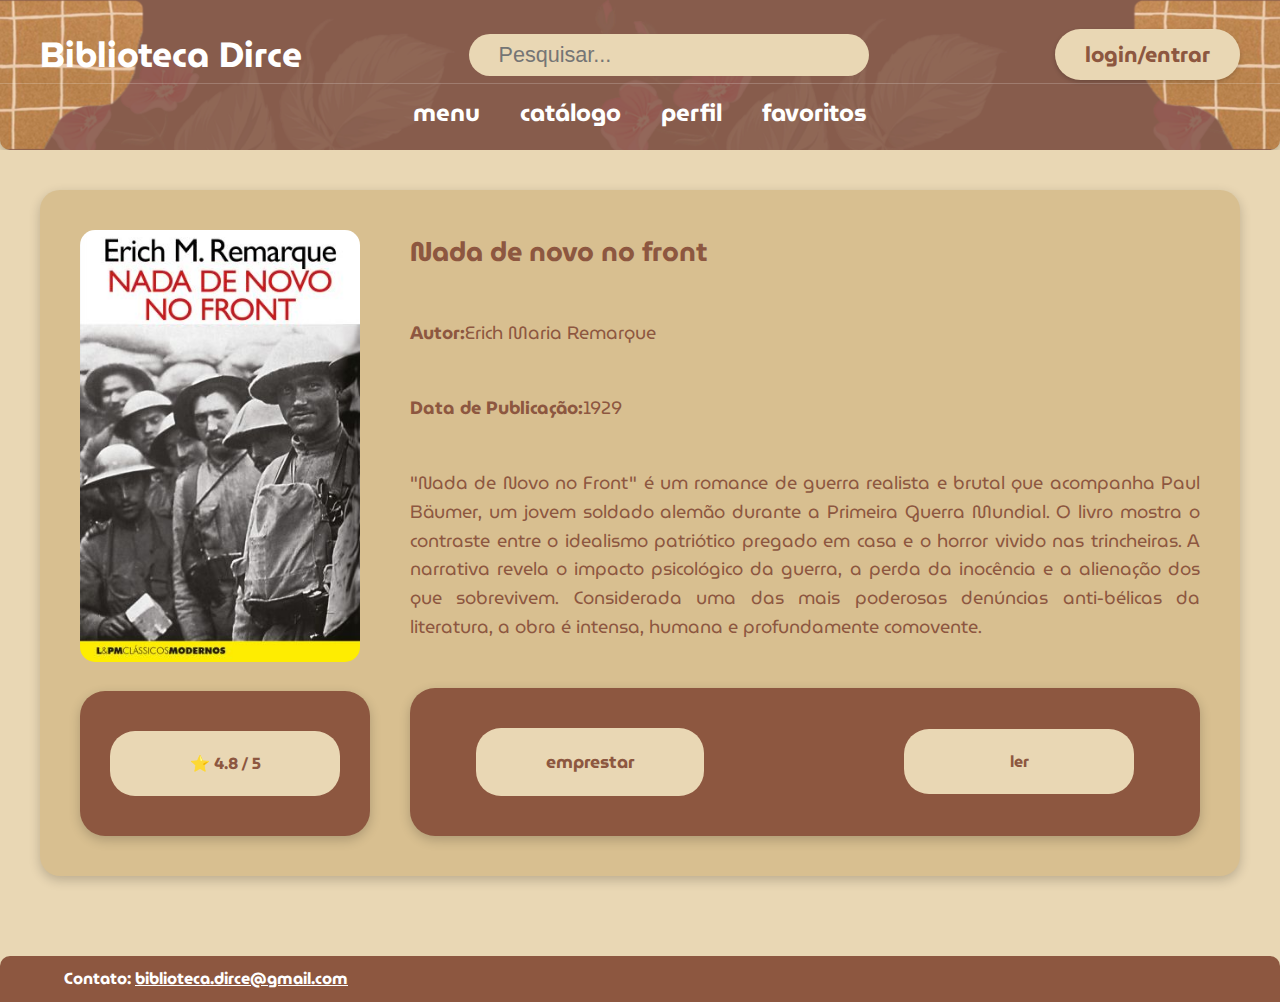
<file: emprestimo/nada.html>
<!DOCTYPE html>
<html lang="pt-br">

<head>
    <meta charset="UTF-8" />
    <meta name="viewport" content="width=device-width, initial-scale=1" />
    <title>Biblioteca Dirce - Empréstimo</title>
    <link rel="stylesheet" href="empréstimo.css" />
    <link href="https://fonts.googleapis.com/css2?family=MuseoModerno:wght@400;700&display=swap" rel="stylesheet" />
</head>

<body>
    <!-- HEADER -->
    <div class="main-header-container">
        <header class="header">
            <h1>Biblioteca Dirce</h1>
            <div class="header-elements">
                <div class="search-bar">
                    <input type="text" id="pesquisa" placeholder="Pesquisar..." />
                </div>
                <div class="login">
                    <a href="/login/login.html">login/entrar</a>
                </div>
            </div>
        </header>

        <nav class="navigation">
            <ul>
                <li><a href="/index.html">Menu</a></li>
                <li><a href="/catálogo/catalogo.html">Catálogo</a></li>
                <li><a href="/perfil/perfil.html">perfil</a></li>
                <li><a href="/favoritos/favoritos.html">favoritos</a></li>
            </ul>
        </nav>
    </div>

    <!-- CONTEÚDO PRINCIPAL -->
    <main>
        <section class="emprestimo-page">
            <div class="livro-card">
                <!-- Lado esquerdo: capa + comentários -->
                <div class="lado-esquerdo">
                    <img src="/livros/nada de novo no front.jpg" alt="nada" class="livro-img">

                    <div class="lado-esquerdo-inferior">
                        <div class="botoes-container">
                            <button class="btn-avaliação">
                                ⭐ 4.8 / 5
                            </button>
                        </div>

                    </div>
                </div>

                <!-- Lado direito: descrição + botões -->
                <div class="livro-info">
                    <h2 class="titulo-livro">Nada de novo no front</h2>
                    <p class="autor"><strong>Autor:</strong>Erich Maria Remarque</p>
                    <p class="publicacao"><strong>Data de Publicação:</strong>1929</p>
                    <p class="descricao">
                        "Nada de Novo no Front" é um romance de guerra realista e brutal que acompanha Paul Bäumer, um
                        jovem soldado alemão durante a Primeira Guerra Mundial. O livro mostra o contraste entre o
                        idealismo patriótico pregado em casa e o horror vivido nas trincheiras. A narrativa revela o
                        impacto psicológico da guerra, a perda da inocência e a alienação dos que sobrevivem.
                        Considerada uma das mais poderosas denúncias anti-bélicas da literatura, a obra é intensa,
                        humana e profundamente comovente.
                    </p>

                    <!-- Retângulo marrom com botões -->
                    <div class="botoes-container">
                        <button class="btn-emprestar">emprestar</button>
                        <button class="btn-ler">ler</button>
                    </div>
                </div>
            </div>
        </section>

        <!-- Modal de empréstimo -->
        <div class="modal-emprestimo">
            <div class="modal-conteudo">
                <span class="fechar">&times;</span>
                <h2>Nada de Novo no Front</h2>
                <p><strong>Autor:</strong>Erich Maria Remarque</p>
                <p><strong>Data de publicação:</strong>1929</p>
                <p><strong>Descrição:</strong> Coraline é uma novela fantástica de terror do autor britânico Neil
                    Gaiman.</p>
                <p><strong>Data de empréstimo:</strong> 21/10/2025</p>
                <p><strong>Data de devolução:</strong> 28/10/2025</p>
            </div>
        </div>
    </main>

    <!-- RODAPÉ -->
    <footer class="rodape">
        <p>Contato: <a href="mailto:biblioteca.dirce@gmail.com">biblioteca.dirce@gmail.com</a></p>
    </footer>
</body>

</html>
</file>
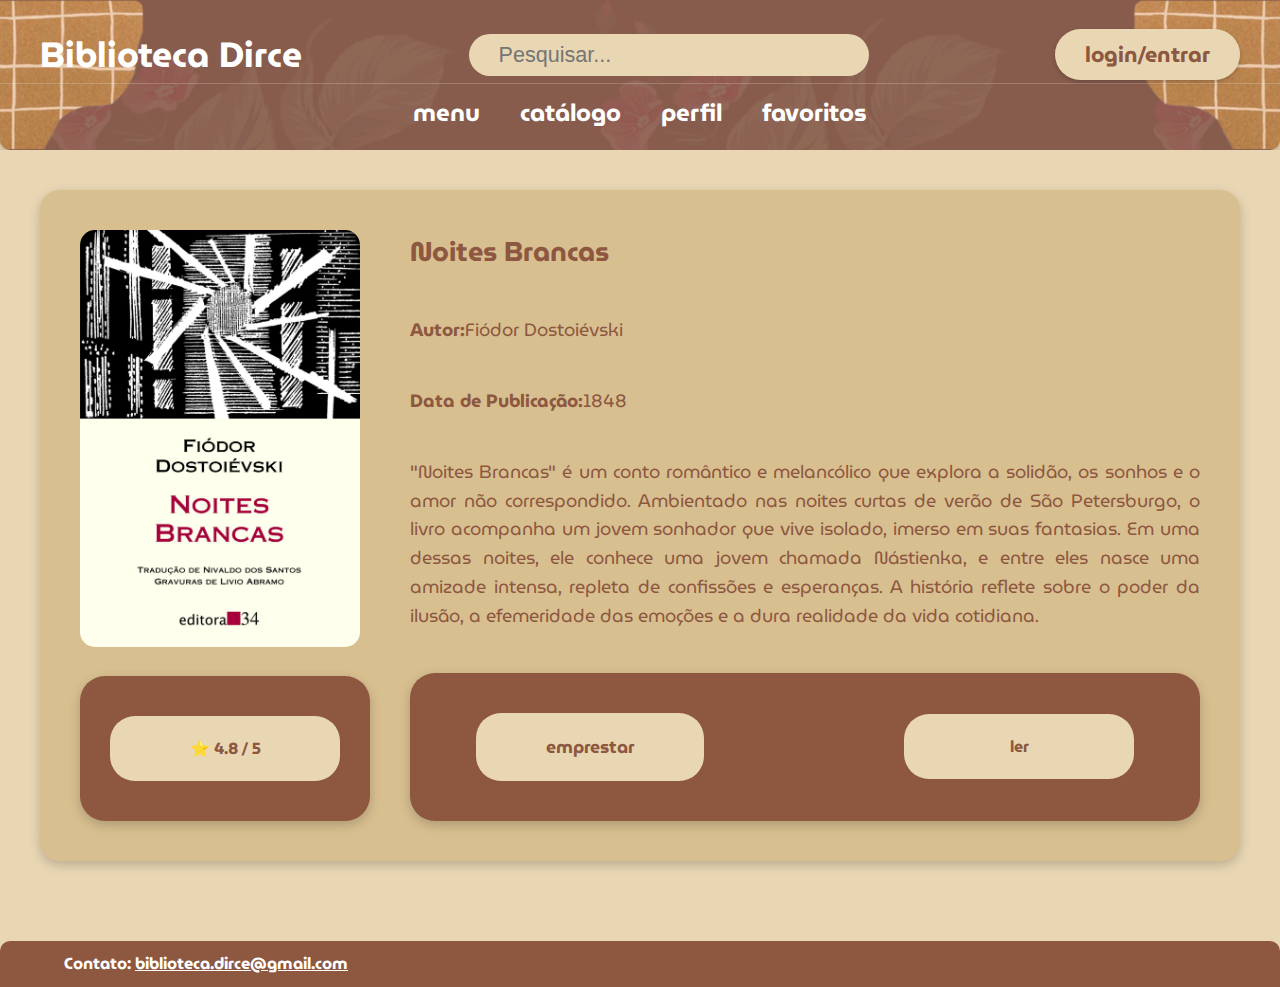
<file: emprestimo/noites.html>
<!DOCTYPE html>
<html lang="pt-br">

<head>
    <meta charset="UTF-8" />
    <meta name="viewport" content="width=device-width, initial-scale=1" />
    <title>Biblioteca Dirce - Empréstimo</title>
    <link rel="stylesheet" href="empréstimo.css" />
    <link href="https://fonts.googleapis.com/css2?family=MuseoModerno:wght@400;700&display=swap" rel="stylesheet" />
</head>

<body>
    <!-- HEADER -->
    <div class="main-header-container">
        <header class="header">
            <h1>Biblioteca Dirce</h1>
            <div class="header-elements">
                <div class="search-bar">
                    <input type="text" id="pesquisa" placeholder="Pesquisar..." />
                </div>
                <div class="login">
                    <a href="/login/login.html">login/entrar</a>
                </div>
            </div>
        </header>

        <nav class="navigation">
            <ul>
                <li><a href="/index.html">Menu</a></li>
                <li><a href="/catálogo/catalogo.html">Catálogo</a></li>
                <li><a href="/perfil/perfil.html">perfil</a></li>
                <li><a href="/favoritos/favoritos.html">favoritos</a></li>
            </ul>
        </nav>
    </div>

    <!-- CONTEÚDO PRINCIPAL -->
    <main>
        <section class="emprestimo-page">
            <div class="livro-card">
                <!-- Lado esquerdo: capa + comentários -->
                <div class="lado-esquerdo">
                    <img src="/livros/noites brancas.jpg" alt="noites" class="livro-img">

                    <div class="lado-esquerdo-inferior">
                        <div class="botoes-container">
                            <button class="btn-avaliação">
                                ⭐ 4.8 / 5
                            </button>
                        </div>

                    </div>
                </div>

                <!-- Lado direito: descrição + botões -->
                <div class="livro-info">
                    <h2 class="titulo-livro">Noites Brancas</h2>
                    <p class="autor"><strong>Autor:</strong>Fiódor Dostoiévski</p>
                    <p class="publicacao"><strong>Data de Publicação:</strong>1848</p>
                    <p class="descricao">
                        "Noites Brancas" é um conto romântico e melancólico que explora a solidão, os sonhos e o amor
                        não correspondido. Ambientado nas noites curtas de verão de São Petersburgo, o livro acompanha
                        um jovem sonhador que vive isolado, imerso em suas fantasias. Em uma dessas noites, ele conhece
                        uma jovem chamada Nástienka, e entre eles nasce uma amizade intensa, repleta de confissões e
                        esperanças. A história reflete sobre o poder da ilusão, a efemeridade das emoções e a dura
                        realidade da vida cotidiana.
                    </p>

                    <!-- Retângulo marrom com botões -->
                    <div class="botoes-container">
                        <button class="btn-emprestar">emprestar</button>
                        <button class="btn-ler">ler</button>
                    </div>
                </div>
            </div>
        </section>

        <!-- Modal de empréstimo -->
        <div class="modal-emprestimo">
            <div class="modal-conteudo">
                <span class="fechar">&times;</span>
                <h2>Coraline</h2>
                <p><strong>Autor:</strong> Neil Gaiman</p>
                <p><strong>Data de publicação:</strong> 2 de julho de 2002</p>
                <p><strong>Descrição:</strong> Coraline é uma novela fantástica de terror do autor britânico Neil
                    Gaiman.</p>
                <p><strong>Data de empréstimo:</strong> 21/10/2025</p>
                <p><strong>Data de devolução:</strong> 28/10/2025</p>
            </div>
        </div>
    </main>

    <!-- RODAPÉ -->
    <footer class="rodape">
        <p>Contato: <a href="mailto:biblioteca.dirce@gmail.com">biblioteca.dirce@gmail.com</a></p>
    </footer>
</body>

</html>
</file>
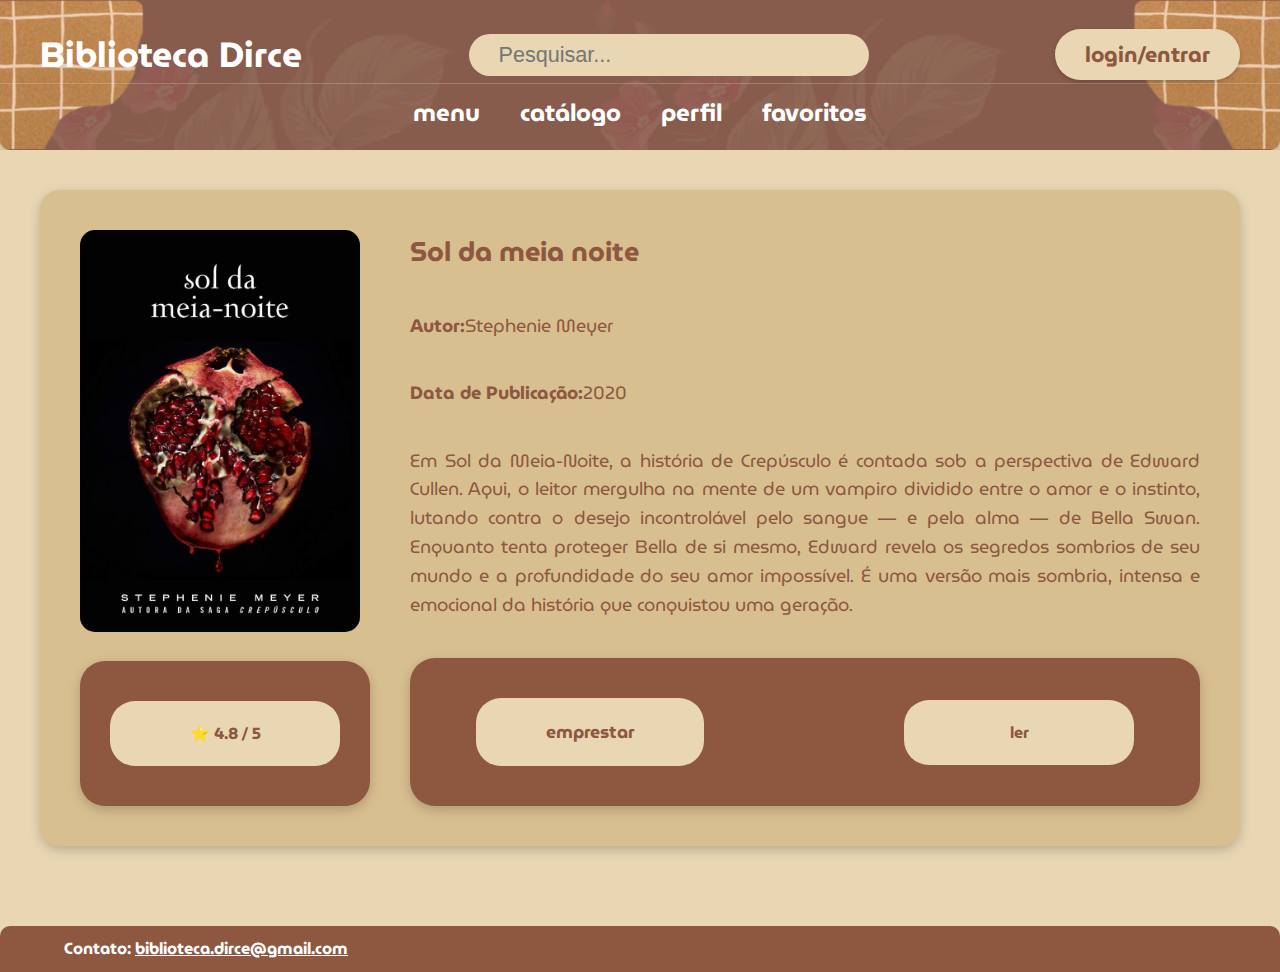
<file: emprestimo/sol.html>
<!DOCTYPE html>
<html lang="pt-br">

<head>
    <meta charset="UTF-8" />
    <meta name="viewport" content="width=device-width, initial-scale=1" />
    <title>Biblioteca Dirce - Empréstimo</title>
    <link rel="stylesheet" href="empréstimo.css" />
    <link href="https://fonts.googleapis.com/css2?family=MuseoModerno:wght@400;700&display=swap" rel="stylesheet" />
</head>

<body>
    <!-- HEADER -->
    <div class="main-header-container">
        <header class="header">
            <h1>Biblioteca Dirce</h1>
            <div class="header-elements">
                <div class="search-bar">
                    <input type="text" id="pesquisa" placeholder="Pesquisar..." />
                </div>
                <div class="login">
                    <a href="/login/login.html">login/entrar</a>
                </div>
            </div>
        </header>

        <nav class="navigation">
            <ul>
                <li><a href="/index.html">Menu</a></li>
                <li><a href="/catálogo/catalogo.html">Catálogo</a></li>
                <li><a href="/perfil/perfil.html">perfil</a></li>
                <li><a href="/favoritos/favoritos.html">favoritos</a></li>
            </ul>
        </nav>
    </div>

    <!-- CONTEÚDO PRINCIPAL -->
    <main>
        <section class="emprestimo-page">
            <div class="livro-card">
                <!-- Lado esquerdo: capa + comentários -->
                <div class="lado-esquerdo">
                    <img src="/livros/sol da meia noite.jpg" alt="sol da meia noite" class="livro-img">

                    <div class="lado-esquerdo-inferior">
                        <div class="botoes-container">
                            <button class="btn-avaliação">
                                ⭐ 4.8 / 5
                            </button>
                        </div>

                    </div>
                </div>

                <!-- Lado direito: descrição + botões -->
                <div class="livro-info">
                    <h2 class="titulo-livro">Sol da meia noite</h2>
                    <p class="autor"><strong>Autor:</strong>Stephenie Meyer</p>
                    <p class="publicacao"><strong>Data de Publicação:</strong>2020</p>
                    <p class="descricao">
                        Em Sol da Meia-Noite, a história de Crepúsculo é contada sob a perspectiva de Edward Cullen.
                        Aqui, o leitor mergulha na mente de um vampiro dividido entre o amor e o instinto, lutando
                        contra o desejo incontrolável pelo sangue — e pela alma — de Bella Swan.
                        Enquanto tenta proteger Bella de si mesmo, Edward revela os segredos sombrios de seu mundo e a
                        profundidade do seu amor impossível.
                        É uma versão mais sombria, intensa e emocional da história que conquistou uma geração.
                    </p>

                    <!-- Retângulo marrom com botões -->
                    <div class="botoes-container">
                        <button class="btn-emprestar">emprestar</button>
                        <button class="btn-ler">ler</button>
                    </div>
                </div>
            </div>
        </section>

    </main>

    <!-- RODAPÉ -->
    <footer class="rodape">
        <p>Contato: <a href="mailto:biblioteca.dirce@gmail.com">biblioteca.dirce@gmail.com</a></p>
    </footer>
</body>

</html>
</file>
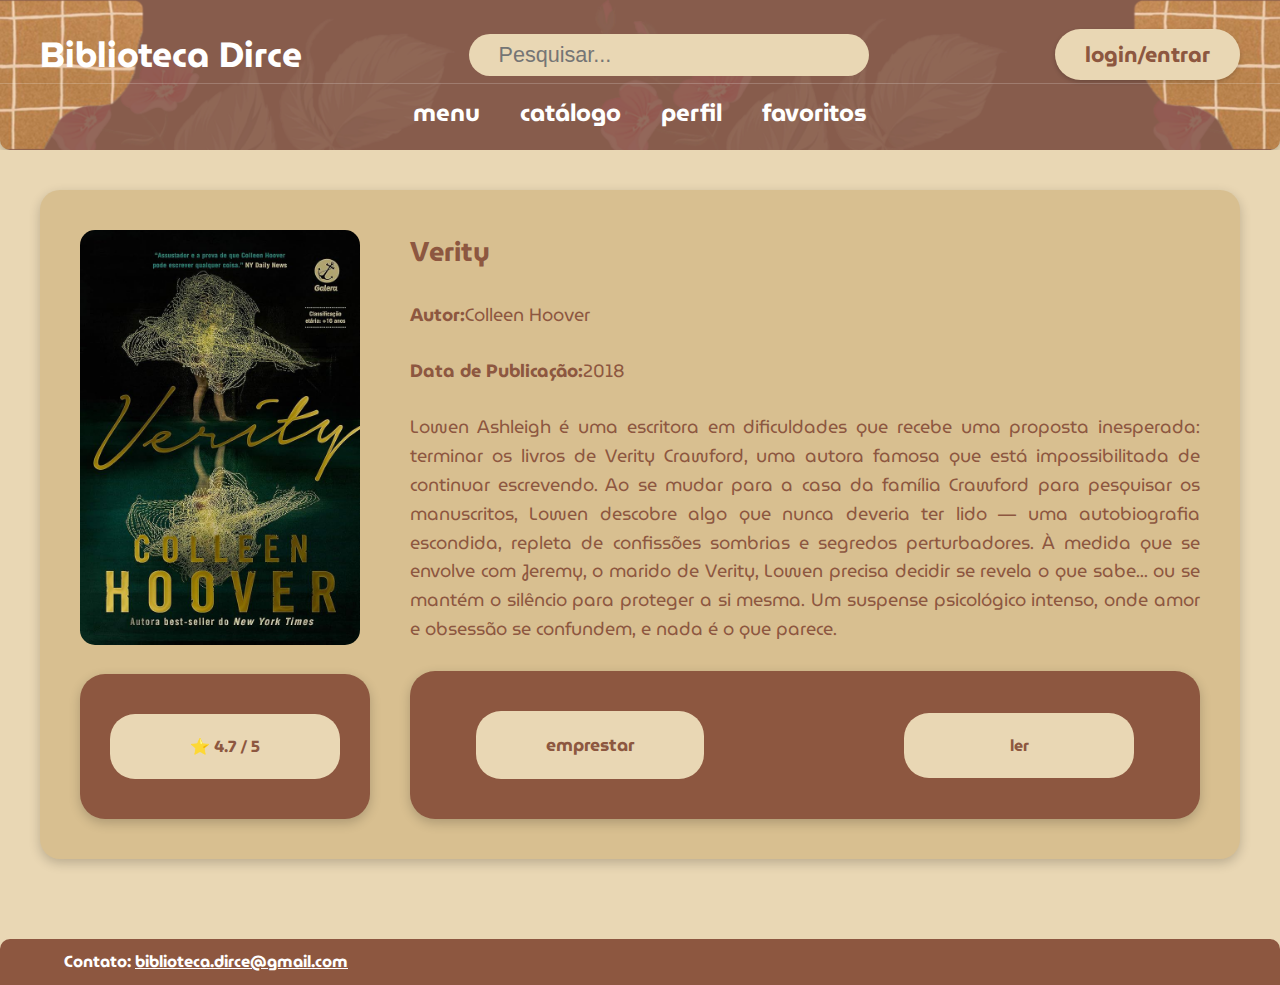
<file: emprestimo/verity.html>
<!DOCTYPE html>
<html lang="pt-br">

<head>
    <meta charset="UTF-8" />
    <meta name="viewport" content="width=device-width, initial-scale=1" />
    <title>Biblioteca Dirce - Empréstimo</title>
    <link rel="stylesheet" href="empréstimo.css" />
    <link href="https://fonts.googleapis.com/css2?family=MuseoModerno:wght@400;700&display=swap" rel="stylesheet" />
</head>

<body>
    <!-- HEADER -->
    <div class="main-header-container">
        <header class="header">
            <h1>Biblioteca Dirce</h1>
            <div class="header-elements">
                <div class="search-bar">
                    <input type="text" id="pesquisa" placeholder="Pesquisar..." />
                </div>
                <div class="login">
                    <a href="/login/login.html">login/entrar</a>
                </div>
            </div>
        </header>

        <nav class="navigation">
            <ul>
                <li><a href="/index.html">Menu</a></li>
                <li><a href="/catálogo/catalogo.html">Catálogo</a></li>
                <li><a href="/perfil/perfil.html">perfil</a></li>
                <li><a href="/favoritos/favoritos.html">favoritos</a></li>
            </ul>
        </nav>
    </div>

    <!-- CONTEÚDO PRINCIPAL -->
    <main>
        <section class="emprestimo-page">
            <div class="livro-card">
                <!-- Lado esquerdo: capa + comentários -->
                <div class="lado-esquerdo">
                    <img src="/livros/verity.jpg" alt="verity" class="livro-img">

                    <div class="lado-esquerdo-inferior">
                        <div class="botoes-container">
                            <button class="btn-avaliação">
                                ⭐ 4.7 / 5
                        </div>

                    </div>
                </div>

                <!-- Lado direito: descrição + botões -->
                <div class="livro-info">
                    <h2 class="titulo-livro">Verity</h2>
                    <p class="autor"><strong>Autor:</strong>Colleen Hoover</p>
                    <p class="publicacao"><strong>Data de Publicação:</strong>2018</p>
                    <p class="descricao">
                        Lowen Ashleigh é uma escritora em dificuldades que recebe uma proposta inesperada: terminar os
                        livros de Verity Crawford, uma autora famosa que está impossibilitada de continuar escrevendo.
                        Ao se mudar para a casa da família Crawford para pesquisar os manuscritos, Lowen descobre algo
                        que nunca deveria ter lido — uma autobiografia escondida, repleta de confissões sombrias e
                        segredos perturbadores.
                        À medida que se envolve com Jeremy, o marido de Verity, Lowen precisa decidir se revela o que
                        sabe... ou se mantém o silêncio para proteger a si mesma.
                        Um suspense psicológico intenso, onde amor e obsessão se confundem, e nada é o que parece.
                    </p>

                    <!-- Retângulo marrom com botões -->
                    <div class="botoes-container">
                        <button class="btn-emprestar">emprestar</button>
                        <button class="btn-ler">ler</button>
                    </div>
                </div>
            </div>
        </section>

        <!-- Modal de empréstimo -->
        <div class="modal-emprestimo">
            <div class="modal-conteudo">
                <span class="fechar">&times;</span>
                <h2>Coraline</h2>
                <p><strong>Autor:</strong> Neil Gaiman</p>
                <p><strong>Data de publicação:</strong> 2 de julho de 2002</p>
                <p><strong>Descrição:</strong> Coraline é uma novela fantástica de terror do autor britânico Neil
                    Gaiman.</p>
                <p><strong>Data de empréstimo:</strong> 21/10/2025</p>
                <p><strong>Data de devolução:</strong> 28/10/2025</p>
            </div>
        </div>
    </main>

    <!-- RODAPÉ -->
    <footer class="rodape">
        <p>Contato: <a href="mailto:biblioteca.dirce@gmail.com">biblioteca.dirce@gmail.com</a></p>
    </footer>
</body>

</html>
</file>
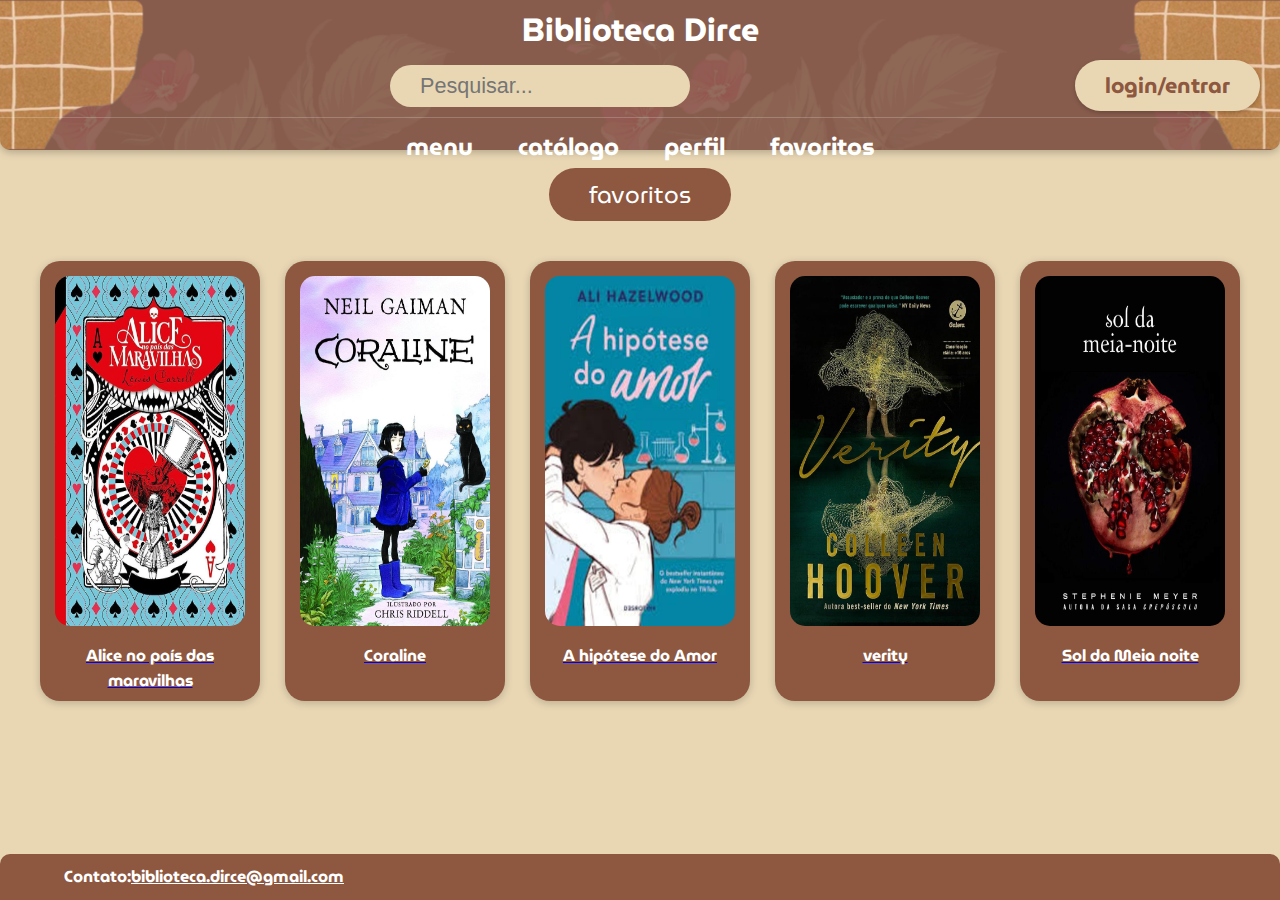
<file: favoritos/favoritos.html>
<!DOCTYPE html>
<html lang="pt-br">

<head>
    <meta charset="UTF-8" />
    <meta name="viewport" content="width=device-width, initial-scale=1" />
    <title>Biblioteca Dirce - Home</title>
    <link rel="stylesheet" href="favoritos.css" />
    <link href="https://fonts.googleapis.com/css2?family=MuseoModerno:wght@400;700&display=swap" rel="stylesheet" />
</head>

<body>

    <div class="main-header-container">
        <header class="header">
            <h1>Biblioteca Dirce</h1>
            <div class="header-elements">
                <div class="search-bar">
                    <input type="text" id="pesquisa" placeholder="Pesquisar..." />
                </div>
                <div class="login">
                    <a href="/login/login.html">login/entrar</a>
                </div>
            </div>
        </header>

        <nav class="navigation">
            <ul>
                <li><a href="/index.html">Menu</a></li>
                <li><a href="/catálogo/catalogo.html">Catálogo</a></li>
                <li><a href="/perfil/perfil.html">perfil</a></li>
                <li><a href="/favoritos/favoritos.html">favoritos</a></li>
            </ul>
        </nav>
    </div>

    <div class="main-content">
        <main>
            <section class="recomendados">
                <div class="recomendados-btn">
                    <button>favoritos</button>
                </div>

                <div class="recomendados-livros">
                    <a href="/emprestimo/alice.html" class="livro-link">
                        <div class="livro">
                            <img src="/livros/alice.jpg" alt="alice" />
                            <p>Alice no país das maravilhas</p>
                        </div>
                    </a>

                    <a href="/emprestimo/empréstimo.html" class="livro-link">
                        <div class="livro">
                            <img src="/livros/coraline.jpg" alt="coraline" />
                            <p>Coraline</p>
                        </div>
                    </a>

                    <a href="/emprestimo/hipotese.html" class="livro-link">
                        <div class="livro">
                            <img src="/livros/a hipótese do amor.jpg" alt="a hipótese" />
                            <p>A hipótese do Amor</p>
                        </div>
                    </a>

                    <a href="/emprestimo/verity.html" class="livro-link">
                        <div class="livro">
                            <img src="/livros/verity.jpg" alt="verity" />
                            <p>verity</p>
                        </div>
                    </a>

                    <a href="/emprestimo/sol.html" class="livro-link">
                        <div class="livro">
                            <img src="/livros/sol da meia noite.jpg" alt="crepusculo" />
                            <p>Sol da Meia noite</p>
                        </div>
                    </a>
                </div>
            </section>
        </main>
    </div>

    <footer class="rodape">
        <p>Contato:<a href="mailto:biblioteca.dirce@gmail.com">biblioteca.dirce@gmail.com</a></p>
    </footer>

</body>

</html>
</file>
<file: catálogo/catalogo.css>
@import url('https://fonts.googleapis.com/css2?family=MuseoModerno:wght@400;700&display=swap');

* {
    box-sizing: border-box;
    margin: 0;
    padding: 0;
}

:root {
    --cor-fundo: #E9D7B4;
    --cor-texto: #ffffff;
    --cor-secundaria: #8D5740;
    --cor-header: #5A3A2E;
   --cor-botoes: #E9D7B4;
    --cor-card-fundo: #e7cd9d;
    --cor-texto-card: #5A3A2E;
    --transicao-suave: 0.5s ease-in-out;
}

body {
    background-color: var(--cor-fundo);
    font-family: 'MuseoModerno', sans-serif;
    color: var(--cor-texto);
    line-height: 1.6;
    font-size: large;
    width: 100%;
    display: flex;
    flex-direction: column;
    min-height: 100vh;
}

.main-content {
    flex: 1;
}

/* --- HEADER PADRÃO --- */
.main-header-container {
    background-color: var(--cor-header);
    background-image: url(/imagens/header.png);
    height: 150px;
    background-size: cover;
    background-position: center;
    background-repeat: no-repeat;
    border-radius: 0 0 10px 10px;
    display: flex;
    flex-direction: column;
    justify-content: center;
    align-items: center;
    box-shadow: 0 2px 8px rgba(0, 0, 0, 0.25);
    padding-top: 20px;
}

.header {
    display: flex;
    align-items: center;
    justify-content: space-between;
    width: 100%;
    padding: 0 40px;
}

.header h1 {
    font-size: 2.2rem;
    color: var(--cor-texto);
    font-weight: 700;
    flex-shrink: 0;
}

.header-elements {
    display: flex;
    align-items: center;
    gap: 20px;
    flex: 1;
    justify-content: center;
}

.header .search-bar {
    flex: 1;
    display: flex;
    justify-content: center;
}

.header .search-bar input {
    border: none;
    border-radius: 30px;
    padding: 8px 30px;
    width: 400px;
    max-width: 100%;
    font-size: 1.2em;
    outline: none;
    background-color: var(--cor-botoes);
    color: #000;
    transition: box-shadow var(--transicao-suave);
}

.header .login {
    flex-shrink: 0;
}

.header .login a {
    text-decoration: none;
    color: var(--cor-secundaria);
    background-color: var(--cor-botoes);
    padding: 8px 30px;
    border-radius: 30px;
    font-size: 1.2em;
    font-weight: bold;
    text-transform: lowercase;
    box-shadow: 0 2px 4px rgba(0, 0, 0, 0.2);
    transition: background-color var(--transicao-suave), transform var(--transicao-suave);
}

.header .login a:hover {
    background-color: #f7e8c7;
    transform: scale(1.03);
}

/* Menu de Navegação */
.navigation {
    width: 100%;
    padding: 0 40px;
    height: 60px;
    display: flex;
    align-items: center;
    justify-content: center;
    border-top: 1px solid rgba(255, 255, 255, 0.2);
    font-size: 1.5rem;
}

.navigation ul {
    display: flex;
    flex-direction: row;
    gap: 40px;
    list-style: none;
    margin: 0;
    padding: 0;
}

.navigation li a {
    text-decoration: none;
    color: var(--cor-texto);
    font-weight: bold;
    padding: 10px;
    display: block;
    text-transform: lowercase;
    transition: background-color var(--transicao-suave), transform var(--transicao-suave);
}

/* --- SEÇÃO DO CATÁLOGO (Título e Filtro) --- */
.topo-catalogo {
    display: flex;
    justify-content: space-between;
    align-items: center;
    max-width: 900px;
    width: 90%;
    margin: 40px auto 20px auto;
    padding: 0 40px;
}

.topo-catalogo h2 {
    color: var(--cor-secundaria);
    font-size: 2rem;
}

/* Estilização do Filtro SELECT */
.btn-categorias {
    background-color: var(--cor-secundaria);
    color: var(--cor-texto);
    border: none;
    border-radius: 25px;
    padding: 10px 40px;
    font-weight: bold;
    cursor: pointer;
    transition: var(--transicao-suave);
    font-family: 'MuseoModerno', sans-serif;
    font-size: 1.1rem;
    -webkit-appearance: none;
    -moz-appearance: none;
    appearance: none;
    background-image: url('data:image/svg+xml;utf8,<svg fill="%23ffffff" height="24" viewBox="0 0 24 24" width="24" xmlns="http://www.w3.org/2000/svg"><path d="M7 10l5 5 5-5z"/></svg>');
    background-repeat: no-repeat;
    background-position: right 10px center;
    padding-right: 45px;
}

.btn-categorias:hover {
    transform: scale(1.05);
}

/* --- SEÇÃO DO CARROSSEL (SLIDER) --- */

.carousel-section {
    position: relative;
    max-width: 900px;
    margin: 40px auto;
    display: flex;
    align-items: center;
    padding: 0 20px;
}

/* Contêiner que Rola Horizontalmente */
.livros-catalogo-carrossel {
    display: flex;
    overflow-x: scroll;
    scroll-behavior: smooth;

    gap: 30px;
    padding: 20px;
    margin: 0;
    width: 100%;
    -ms-overflow-style: none;
}

.livros-catalogo-carrossel::-webkit-scrollbar {
    display: none;
}

/* --- CARD DE CADA LIVRO (Formato Compacto) --- */
.livros-catalogo-carrossel .livros-item {
    min-width: 500px;
    max-width: 500px;
    flex-shrink: 0;
    display: flex;
    align-items: flex-start;
    gap: 20px;
    background-color: var(--cor-card-fundo);
    border-radius: 20px;
    padding: 25px;
    box-shadow: 0 6px 15px rgba(0, 0, 0, 0.15);
    min-height: 250px;
}

/* Imagem da capa */
.livros-capa {
    width: 120px;
    height: 180px;
    object-fit: cover;
    border-radius: 15px;
    box-shadow: 0 4px 8px rgba(0, 0, 0, 0.3);
    flex-shrink: 0;
}

/* Texto ao lado */
.livros-info {
    flex: 1;
    display: flex;
    flex-direction: column;
    height: 100%;
}

.livros-info h2 {
    margin-bottom: 5px;
    font-size: 1.6rem;
    color: var(--cor-texto-card);
}

.livros-info p {
    font-size: 1rem;
    margin-bottom: 15px;
    color: var(--cor-texto-card);
    text-align: justify;
    line-height: 1.5;
}

.botao-vermais {
    display: inline-block;
    align-self: flex-start;
    text-decoration: none;
    background-color: var(--cor-secundaria);
    color: var(--cor-texto);
    padding: 8px 25px;
    border-radius: 30px;
    font-weight: bold;
    transition: var(--transicao-suave);
    cursor: pointer;
    box-shadow: 0 2px 5px rgba(0, 0, 0, 0.2);
    font-size: 0.9rem;
    text-transform: uppercase;
}

.botao-vermais:hover {
    background-color: #6C4234;
    transform: scale(1.05);
}

/* --- Estilos das Setas de Navegação --- */
.arrow {
    background-color: var(--cor-secundaria);
    color: var(--cor-texto);
    border: none;
    border-radius: 50%;
    width: 40px;
    height: 40px;
    font-size: 1.5rem;
    cursor: pointer;
    z-index: 10;
    position: absolute;
    top: 50%;
    transform: translateY(-50%);
    transition: background-color var(--transicao-suave);
    box-shadow: 0 2px 5px rgba(0, 0, 0, 0.3);
}

.arrow:hover {
    background-color: var(--cor-header);
}

.prev-arrow {
    left: -20px;
}


.next-arrow {
    right: -20px;
}


/* --- RODAPÉ --- */
.rodape {
    background-color: var(--cor-secundaria);
    width: 100%;
    color: var(--cor-texto);
    padding: 10px 5%;
    font-size: 0.9em;
    font-weight: bold;
    border-top-left-radius: 10px;
    border-top-right-radius: 10px;
    margin-top: 40px;
}

.rodape a {
    color: var(--cor-texto);
}
</file>
<file: emprestimo/empréstimo.css>
@import url('https://fonts.googleapis.com/css2?family=MuseoModerno:wght@400;700&display=swap');

* {
    box-sizing: border-box;
    margin: 0;
    padding: 0;
}

:root {
    --cor-fundo: #E9D7B4;
    --cor-texto: #ffffff;
    --cor-secundaria: #8D5740;
    --cor-header: #5A3A2E;
    --cor-botoes: #E9D7B4;
    --transicao-suave: 0.5s ease-in-out;
}

body {
    background-color: var(--cor-fundo);
    font-family: 'MuseoModerno', sans-serif;
    color: var(--cor-texto);
    line-height: 1.6;
    font-size: large;
    width: 100%;
    display: flex;
    flex-direction: column;
    min-height: 100vh;
}

.main-content {
    flex: 1;
}

/* --- HEADER --- */
.main-header-container {
    background-color: var(--cor-header);
    background-image: url(/imagens/header.png);
    height: 150px;
    background-size: cover;
    background-position: center;
    background-repeat: no-repeat;
    border-radius: 0 0 10px 10px;
    display: flex;
    flex-direction: column;
    justify-content: center;
    align-items: center;
    box-shadow: 0 2px 8px rgba(0, 0, 0, 0.25);
    padding-top: 20px;
}

.header {
    display: flex;
    align-items: center;
    justify-content: space-between;
    width: 100%;
    padding: 0 40px;
}

.header h1 {
    font-size: 2.2rem;
    color: var(--cor-texto);
    font-weight: 700;
}

.header-elements {
    display: flex;
    align-items: center;
    gap: 20px;
    flex: 1;
    justify-content: center;
}

.header .search-bar {
    flex: 1;
    display: flex;
    justify-content: center;
}

.header .search-bar input {
    border: none;
    border-radius: 30px;
    padding: 8px 30px;
    width: 400px;
    font-size: 1.2em;
    outline: none;
    background-color: var(--cor-botoes);
    color: #000;
    transition: box-shadow var(--transicao-suave);
}

.header .login a {
    text-decoration: none;
    color: var(--cor-secundaria);
    background-color: var(--cor-botoes);
    padding: 8px 30px;
    border-radius: 30px;
    font-size: 1.2em;
    font-weight: bold;
    text-transform: lowercase;
    box-shadow: 0 2px 4px rgba(0, 0, 0, 0.2);
    transition: background-color var(--transicao-suave), transform var(--transicao-suave);
}

.header .login a:hover {
    background-color: #f7e8c7;
    transform: scale(1.03);
}

/* Menu */
.navigation {
    width: 100%;
    padding: 0 40px;
    height: 60px;
    display: flex;
    align-items: center;
    justify-content: center;
    border-top: 1px solid rgba(255, 255, 255, 0.2);
    font-size: 1.5rem;
}

.navigation ul {
    display: flex;
    gap: 40px;
    list-style: none;
}

.navigation li a {
    text-decoration: none;
    color: var(--cor-texto);
    font-weight: bold;
    text-transform: lowercase;
    transition: background-color var(--transicao-suave), transform var(--transicao-suave);
}

.navigation li a:hover {
    background-color: var(--cor-secundaria);
    transform: scale(1.03);
}

/* --- CONTEÚDO PRINCIPAL --- */
.emprestimo-page {
    display: flex;
    justify-content: center;
    width: 100%;
    padding: 40px 20px;
    background-color: var(--cor-fundo);
}

.livro-card {
    display: flex;
    flex-wrap: wrap;
    gap: 40px;
    background-color: #D8BF90;
    border-radius: 20px;
    padding: 40px;
    box-shadow: 0 4px 12px rgba(0, 0, 0, 0.2);
    max-width: 1200px;
    width: 100%;
    color: var(--cor-secundaria);
}

.livro-img {
    width: 280px;
    border-radius: 15px;
    object-fit: cover;
}

.lado-esquerdo-inferior {
    margin-top: 20px;
    display: flex;
    flex-direction: column;
    align-items: center;
    gap: 10px;
}

.livro-info {
    flex: 1;
    display: flex;
    flex-direction: column;
    justify-content: space-between;
    gap: 20px;
    text-align: justify;
}

/* --- Retângulo marrom com botões --- */
.botoes-container {
    background-color: var(--cor-secundaria);
    border-radius: 25px;
    padding: 40px 30px;
    display: flex;
    align-items: center;
    justify-content: center;
    gap: 200px;
    box-shadow: 0 4px 12px rgba(0, 0, 0, 0.2);
    color: var(--cor-texto);
}

.btn-emprestar {
    background-color: var(--cor-fundo);
    color: var(--cor-secundaria);
    border: none;
    border-radius: 25px;
    padding: 20px 70px;
    font-size: 1.1rem;
    font-weight: bold;
    font-family: 'MuseoModerno', sans-serif;
    cursor: pointer;
    transition: 0.3s ease;
}

.btn-emprestar:hover {
    background-color: #f7e8c7;
    transform: scale(1.05);
}

.btn-avaliação, .btn-ler {
    background-color: var(--cor-fundo);
    color: var(--cor-secundaria);
    border: none;
    border-radius: 25px;
    padding: 20px 10px;
    font-size: 1rem;
    font-family: 'MuseoModerno', sans-serif;
    cursor: pointer;
    transition: 0.3s ease;
    width: 230px;
    font-weight: bold;
 
}

.btn-avaliação:hover {
    background-color: #f7e8c7;
    transform: scale(1.05);
}

.btn-ler:hover {
    background-color: #f7e8c7;
    transform: scale(1.05);
}

/* Modal */
.modal-emprestimo {
    display: none;
    position: fixed;
    z-index: 999;
    left: 0;
    top: 0;
    width: 100%;
    height: 100%;
    background-color: rgba(0, 0, 0, 0.5);
    justify-content: center;
    align-items: center;
}

.modal-conteudo {
    background-color: #f7e8c7;
    padding: 30px;
    border-radius: 15px;
    max-width: 500px;
    width: 90%;
    position: relative;
}

.modal-conteudo .fechar {
    position: absolute;
    top: 10px;
    right: 15px;
    cursor: pointer;
    font-size: 1.5rem;
}

/* Responsivo */
@media (max-width: 768px) {
    .livro-card {
        flex-direction: column;
        align-items: center;
    }

    .botoes-container {
        flex-direction: column;
        gap: 15px;
    }
}

/* --- RODAPÉ --- */
.rodape {
    background-color: var(--cor-secundaria);
    width: 100%;
    color: var(--cor-texto);
    padding: 10px 5%;
    font-size: 0.9em;
    font-weight: bold;
    border-top-left-radius: 10px;
    border-top-right-radius: 10px;
    margin-top: 40px;
}

.rodape a {
    color: var(--cor-texto);
}
</file>
<file: favoritos/favoritos.css>
@import url('https://fonts.googleapis.com/css2?family=MuseoModerno:wght@400;700&display=swap');

* {
    box-sizing: border-box;
    margin: 0;
    padding: 0;
}

:root {
    --cor-fundo: #E9D7B4;
    --cor-texto: #ffffff;
    --cor-secundaria: #8D5740;
    --cor-header: #5A3A2E;
    --cor-botoes: #E9D7B4;
    --transicao-suave: 0.5s ease-in-out;
}

body {
    background-color: var(--cor-fundo);
    font-family: 'MuseoModerno', sans-serif;
    color: var(--cor-texto);
    line-height: 1.6;
    font-size: large;
    width: 100%;
    display: flex;
    flex-direction: column;
    min-height: 100vh;
}

.main-content {
    flex: 1;
}

/* --- HEADER PADRÃO --- */
.main-header-container {
    background-color: var(--cor-header);
    background-image: url(/imagens/header.png);
    height: 150px;
    background-size: cover;
    background-position: center;
    background-repeat: no-repeat;
    border-radius: 0 0 10px 10px;
    display: flex;
    flex-direction: column;
    justify-content: center;
    align-items: center;
    box-shadow: 0 2px 8px rgba(0, 0, 0, 0.25);
    padding-top: 20px;
}

.header {
    display: flex;
    align-items: center;
    justify-content: space-between;
    width: 100%;
    padding: 0 40px;
}

.header h1 {
    font-size: 2.2rem;
    color: var(--cor-texto);
    font-weight: 700;
    flex-shrink: 0;
}

.header-elements {
    display: flex;
    align-items: center;
    gap: 20px;
    flex: 1;
    justify-content: center;
}

.header .search-bar {
    flex: 1;
    display: flex;
    justify-content: center;
}

.header .search-bar input {
    border: none;
    border-radius: 30px;
    padding: 8px 30px;
    width: 400px;
    max-width: 100%;
    font-size: 1.2em;
    outline: none;
    background-color: var(--cor-botoes);
    color: #000;
    transition: box-shadow var(--transicao-suave);
}

.header .login {
    flex-shrink: 0;
}

.header .login a {
    text-decoration: none;
    color: var(--cor-secundaria);
    background-color: var(--cor-botoes);
    padding: 8px 30px;
    border-radius: 30px;
    font-size: 1.2em;
    font-weight: bold;
    text-transform: lowercase;
    box-shadow: 0 2px 4px rgba(0, 0, 0, 0.2);
    transition: background-color var(--transicao-suave), transform var(--transicao-suave);
}

.header .login a:hover {
    background-color: #f7e8c7;
    transform: scale(1.03);
}

/* Menu de Navegação */
.navigation {
    width: 100%;
    padding: 0 40px;
    height: 60px;
    display: flex;
    align-items: center;
    justify-content: center;
    border-top: 1px solid rgba(255, 255, 255, 0.2);
    font-size: 1.5rem;
}

.navigation ul {
    display: flex;
    flex-direction: row;
    gap: 40px;
    list-style: none;
    margin: 0;
    padding: 0;
}

.navigation li a {
    text-decoration: none;
    color: var(--cor-texto);
    font-weight: bold;
    padding: 10px;
    display: block;
    text-transform: lowercase;
    transition: background-color var(--transicao-suave), transform var(--transicao-suave);
}

.navigation li a:hover {
    background-color: var(--cor-secundaria);
    transform: scale(1.03);
}

.navigation li a:active {
    color: var(--cor-fundo);
    text-shadow: 0 0 8px var(--cor-fundo), 0 0 2px var(--cor-texto);
    transform: scale(1.05);
    transition: transform 0.1s ease-out;
}

/* --- RECOMENDADOS E LIVROS --- */
.recomendados {
    justify-content: center;
    align-items: center;
    padding-top: 10px;
}

.recomendados-btn {
    display: flex;
    justify-content: center;
    align-items: center;
    margin: 8px auto 0 auto;
}

.recomendados-btn button {
    background-color: var(--cor-secundaria);
    color: var(--cor-texto);
    font-size: 1.3em;
    padding: 8px 40px;
    border: none;
    border-radius: 30px;
    cursor: default;
    font-family: 'MuseoModerno', sans-serif;
    transition: background-color var(--transicao-suave), transform var(--transicao-suave);
}

.recomendados-btn button:hover {
    background-color: #a97a5a;
    transform: scale(1.03);
}

.recomendados-livros {
    display: flex;
    justify-content: center;
    gap: 105px;
    padding: 40px 20px;
    text-align: center;
    flex-wrap: nowrap;
    margin-top: 0px;



}

.recomendados-livros .livro {
    height: 440px;
    background-color: var(--cor-secundaria);
    border-radius: 20px;
    padding: 15px;
    width: 270px;
    box-shadow: 0 2px 8px rgba(0, 0, 0, 0.2);
    text-align: center;
    transition: transform var(--transicao-suave);
    object-fit: cover;
}

.recomendados-livros .livro img {
    width: 100%;
    border-radius: 15px;
    height: 350px;
}

.recomendados-livros .livro p {
    margin-top: 8px;
    color: var(--cor-texto);
    font-weight: bold;
    font-size: 1rem;
    text-align: center;
}

.recomendados-livros .livro:hover {
    transform: scale(1.05);
}

/* --- RODAPÉ --- */
.rodape {
    background-color: var(--cor-secundaria);
    position: relative;
    width: 100%;
    color: var(--cor-texto);
    padding: 10px 5%;
    font-size: 0.9em;
    font-weight: bold;
    border-top-left-radius: 10px;
    border-top-right-radius: 10px;
    margin-top: 8px;
}

.rodape a {
    color: var(--cor-texto);
}

/* --- MEDIA QUERIES --- */
/* Notebooks 1024px ~ 1366px */
@media (max-width: 1366px) and (min-width: 769px) {
    .header {
        flex-direction: column;
        align-items: center;
        padding: 10px 20px;
        gap: 10px;
    }

    .header h1 {
        font-size: 2rem;
        text-align: center;
    }

    .header-elements {
        width: 100%;
        justify-content: center;
        gap: 15px;
    }

    .header .search-bar input {
        width: 300px;
    }

    .recomendados-livros {
        flex-wrap: wrap;
        gap: 25px;
        justify-content: center;
    }

    .recomendados-livros .livro {
        width: 220px;
    }

    .navigation ul {
        gap: 25px;
        flex-wrap: wrap;
        justify-content: center;
    }
}
</file>
<file: style.css>
@import url('https://fonts.googleapis.com/css2?family=MuseoModerno:wght@400;700&display=swap');

/* RESET */
* {
    box-sizing: border-box;
    margin: 0;
    padding: 0;
}

:root {
    --cor-fundo: #E9D7B4;
    --cor-texto: #ffffff;
    --cor-secundaria: #8D5740;
    --cor-header: #5A3A2E;
    --cor-botoes: #E9D7B4;
    --transicao-suave: 0.5s ease-in-out;
}

body {
    background-color: var(--cor-fundo);
    font-family: 'MuseoModerno', sans-serif;
    color: var(--cor-texto);
    line-height: 1.6;
    font-size: large;
    width: 100%;
    display: flex;
    flex-direction: column;
    min-height: 100vh;
}

.main-content {
    flex: 1;
}

/* --- HEADER PADRÃO --- */
.main-header-container {
    background-color: var(--cor-header);
    background-image: url(imagens/header.png);
    height: 150px;
    background-size: cover;
    background-position: center;
    background-repeat: no-repeat;
    border-radius: 0 0 10px 10px;
    display: flex;
    flex-direction: column;
    justify-content: center;
    align-items: center;
    box-shadow: 0 2px 8px rgba(0, 0, 0, 0.25);
    padding-top: 20px;
}

/* HEADER */
.header {
    display: flex;
    align-items: center;
    justify-content: space-between;
    width: 100%;
    padding: 0 40px;
}

/* LOGO */
.header .logo {
    width: 200px;
    height: auto;
}

/* ELEMENTOS DO HEADER */
.header-elements {
    display: flex;
    align-items: center;
    gap: 20px;
    flex: 1;
    justify-content: center;
}

/* SEARCH BAR */
.header .search-bar {
    flex: 1;
    display: flex;
    justify-content: center;
}

.header .search-bar input {
    border: none;
    border-radius: 30px;
    padding: 8px 30px;
    width: 400px;
    max-width: 100%;
    font-size: 1.2em;
    outline: none;
    background-color: var(--cor-botoes);
    color: #000;
    transition: box-shadow var(--transicao-suave);
}

/* LOGIN */
.header .login {
    flex-shrink: 0;
}

.header .login a {
    text-decoration: none;
    color: var(--cor-secundaria);
    background-color: var(--cor-botoes);
    padding: 8px 30px;
    border-radius: 30px;
    font-size: 1.2em;
    font-weight: bold;
    text-transform: lowercase;
    box-shadow: 0 2px 4px rgba(0, 0, 0, 0.2);
    transition: background-color var(--transicao-suave), transform var(--transicao-suave);
}

.header .login a:hover {
    background-color: #f7e8c7;
    transform: scale(1.03);
}

/* BOTÃO LUPA */
.header-elements button {
    background: transparent;
    border: none;
    cursor: pointer;
}

.header-elements .Lupa {
    width: 35px;
    display: none;
}

/* --- MENU DE NAVEGAÇÃO --- */
.navigation {
    width: 100%;
    padding: 0 40px;
    height: 60px;
    display: flex;
    align-items: center;
    justify-content: center;
    border-top: 1px solid rgba(255, 255, 255, 0.2);
    font-size: 1.5rem;
}

.navigation ul {
    display: flex;
    flex-direction: row;
    gap: 40px;
    list-style: none;
}

.navigation li a {
    text-decoration: none;
    color: var(--cor-texto);
    font-weight: bold;
    padding: 10px;
    display: block;
    text-transform: lowercase;
    transition: background-color var(--transicao-suave), transform var(--transicao-suave);
}

.navigation li a:hover {
    background-color: var(--cor-secundaria);
    transform: scale(1.03);
}

.navigation li a:active {
    color: var(--cor-fundo);
    text-shadow: 0 0 8px var(--cor-fundo), 0 0 2px var(--cor-texto);
    transform: scale(1.05);
    transition: transform 0.1s ease-out;
}

/* --- RECOMENDADOS E LIVROS --- */
.recomendados {
    justify-content: center;
    align-items: center;
    padding-top: 10px;
}

.recomendados-btn {
    display: flex;
    justify-content: center;
    margin: 8px auto 0 auto;
}

.recomendados-btn button {
    background-color: var(--cor-secundaria);
    color: var(--cor-texto);
    font-size: 1.3em;
    padding: 8px 40px;
    border: none;
    border-radius: 30px;
    cursor: default;
    transition: background-color var(--transicao-suave), transform var(--transicao-suave);
}

.recomendados-btn button:hover {
    background-color: #a97a5a;
    transform: scale(1.03);
}

/* GRADE DE LIVROS */
.recomendados-livros {
    display: grid;
    grid-template-columns: repeat(5, 1fr);
    gap: 100px;
    padding: 40px 20px;
    margin: 0 50px;
    justify-items: center;
}

.recomendados-livros .livro {
    height: 440px;
    background-color: var(--cor-secundaria);
    border-radius: 20px;
    padding: 15px;
    width: 270px;
    box-shadow: 0 2px 8px rgba(0, 0, 0, 0.2);
    text-align: center;
    transition: transform var(--transicao-suave);
}

.recomendados-livros .livro img {
    width: 100%;
    border-radius: 15px;
    height: 350px;
    object-fit: cover;
}

.recomendados-livros .livro p {
    margin-top: 8px;
    color: var(--cor-texto);
    font-weight: bold;
    font-size: 1rem;
}

.recomendados-livros .livro:hover {
    transform: scale(1.05);
}

/* --- RODAPÉ --- */
.rodape {
    background-color: var(--cor-secundaria);
    width: 100%;
    color: var(--cor-texto);
    padding: 10px 5%;
    font-size: 0.9em;
    font-weight: bold;
    border-top-left-radius: 10px;
    border-top-right-radius: 10px;
    margin-top: 40px;
}

.rodape a {
    color: var(--cor-texto);
}

/* --- MEDIA QUERIES --- */

/* Notebooks 1024px ~ 1366px */
@media (max-width: 1200px) {

    .navigation {
        display: none; /* esconde apenas o menu */
    }

    .header .search-bar {
        display: none;
    }

    .header-elements .Lupa {
        display: block;
        width: 40px;
        cursor: pointer;
    }

    .recomendados-livros {
        grid-template-columns: repeat(2, 1fr);
        gap: 20px;
        padding: 20px;
        margin: 20px auto;
        width: 100%;
        max-width: 900px;
    }

    .recomendados-livros .livro {
        width: 180px;
        height: 330px;
        padding: 10px;
    }

    .recomendados-livros .livro img {
        height: 240px;
        border-radius: 12px;
    }

    .recomendados-livros .livro p {
        font-size: 0.9rem;
    }
}

/* CELULARES */
@media (max-width: 600px) {

    .main-header-container {
        height: auto;
        padding-bottom: 10px;
    }

    .header {
        padding: 0 20px;
    }

    .header .logo {
        width: 140px;
    }

    .recomendados-livros {
        grid-template-columns: repeat(2, 1fr);
        gap: 12px;
    }

    .recomendados-livros .livro {
        width: 150px;
        height: 290px;
    }

    .recomendados-livros .livro img {
        height: 210px;
    }
}
</file>
